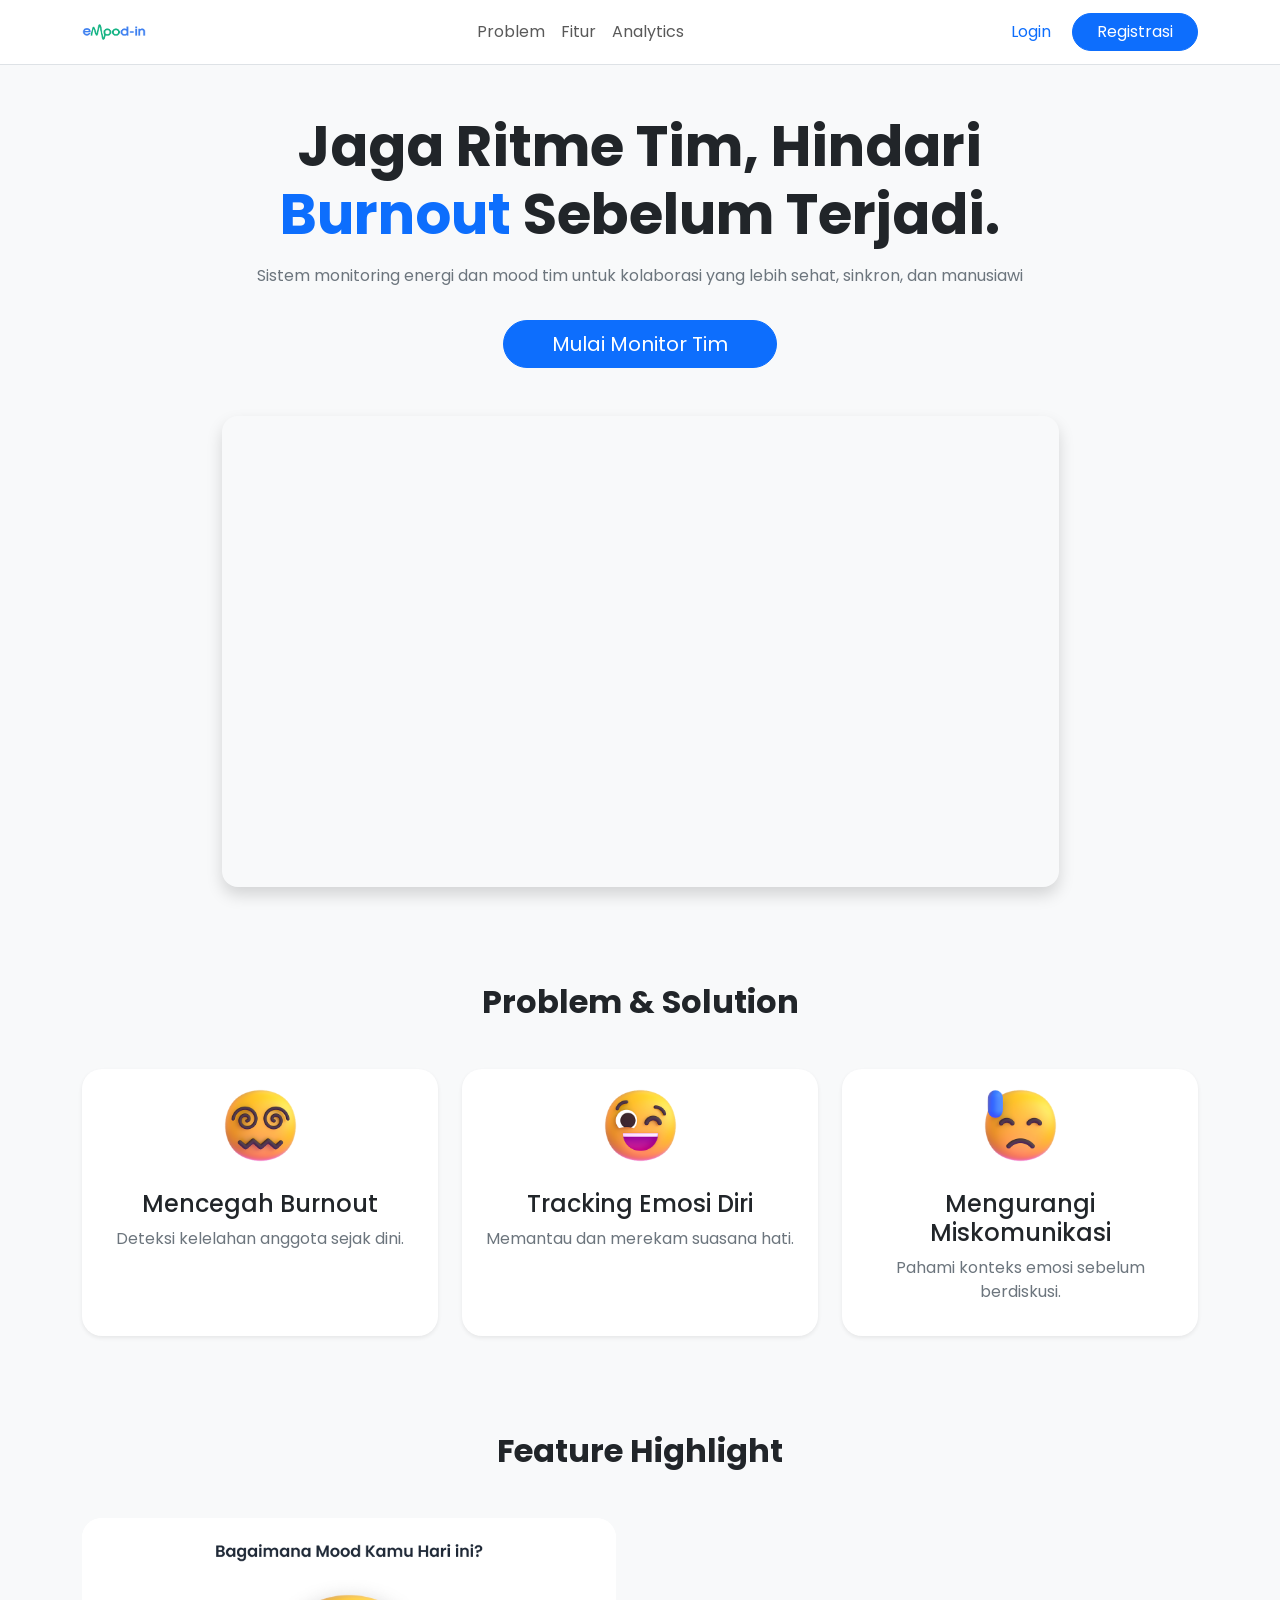
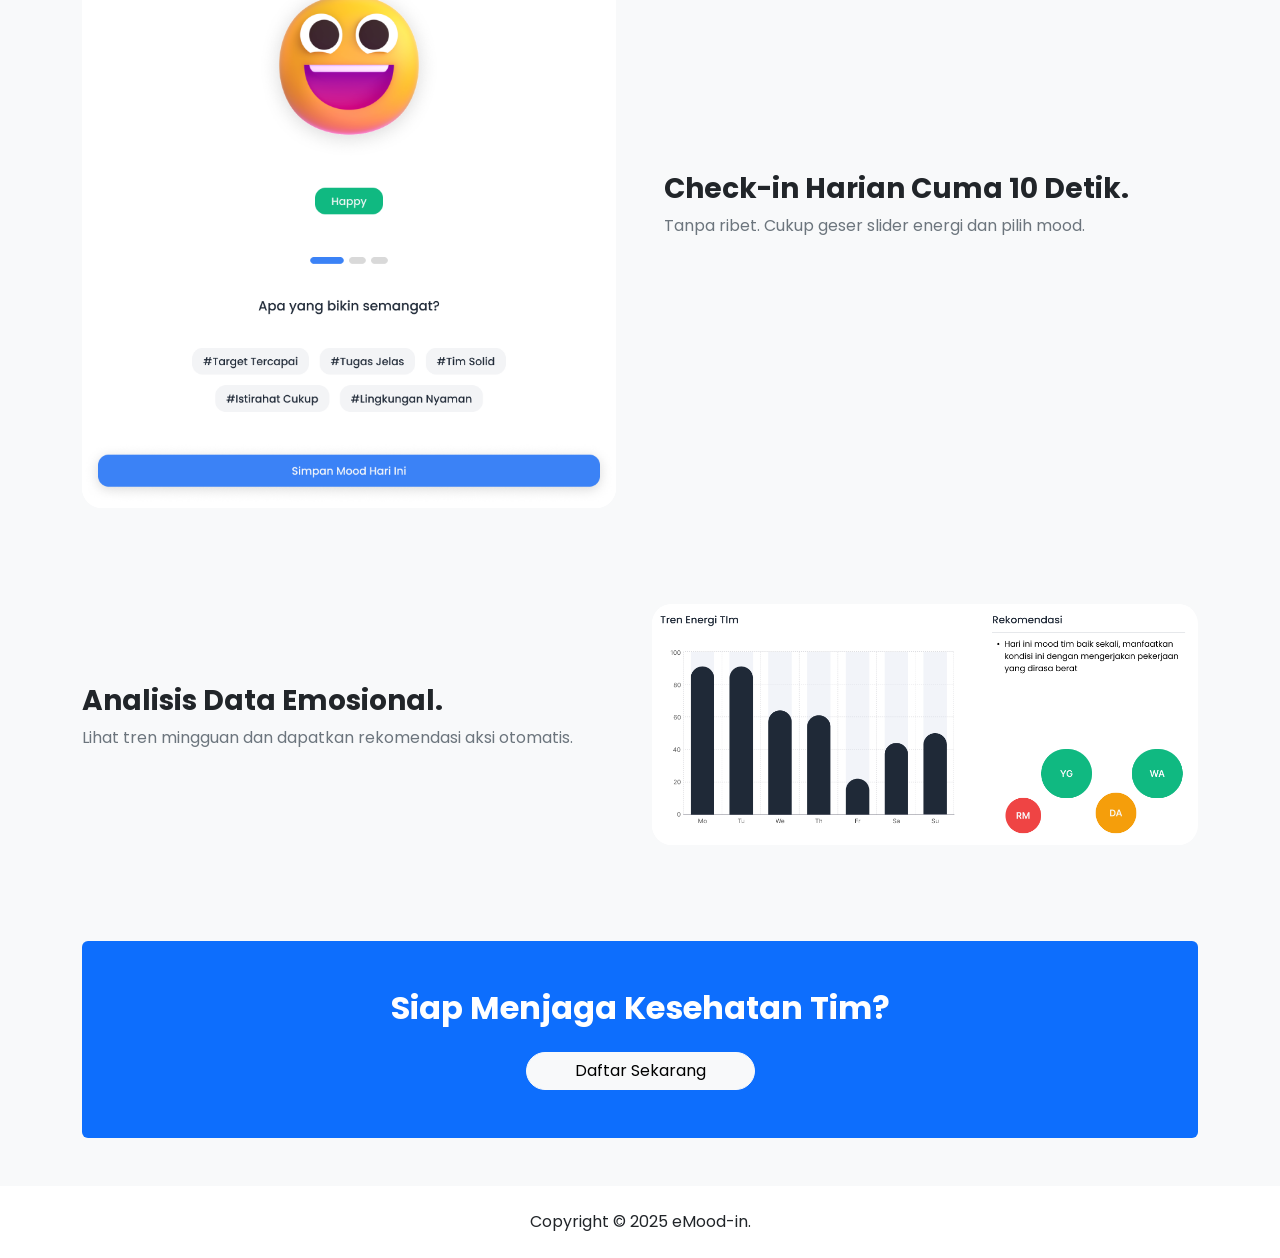
<file: index.html>
<!doctype html>
<html lang="en">
  <head>
    <meta charset="UTF-8" />
    <meta name="viewport" content="width=device-width, initial-scale=1" />
    <link
      href="https://cdn.jsdelivr.net/npm/bootstrap@5.3.3/dist/css/bootstrap.min.css"
      rel="stylesheet"
    />
    <link
      rel="shortcut icon"
      href="assets/image/emood-in persegi.png"
      type="image/x-icon"
    />
    <link rel="stylesheet" href="https://unpkg.com/aos@2.3.4/dist/aos.css" />
    <link rel="stylesheet" href="style/style.css" />

    <title>eMood-in</title>
  </head>
  <body class="bg-custom-primary">
    <!-- Navbar -->
    <nav class="navbar navbar-expand-lg bg-white border-bottom sticky-top">
      <div class="container">
        <a class="navbar-brand" href="#home">
          <img src="assets/image/logo emood-in.png" alt="logo" width="64" />
        </a>

        <button
          class="navbar-toggler"
          data-bs-toggle="collapse"
          data-bs-target="#nav"
        >
          <span class="navbar-toggler-icon"></span>
        </button>

        <div class="collapse navbar-collapse" id="nav">
          <ul class="navbar-nav mx-auto">
            <li class="nav-item">
              <a class="nav-link" href="#problem">Problem</a>
            </li>

            <li class="nav-item">
              <a class="nav-link" href="#fitur">Fitur</a>
            </li>

            <li class="nav-item">
              <a class="nav-link" href="#analytics">Analytics</a>
            </li>
          </ul>

          <div class="d-flex gap-2">
            <a href="login.html" class="btn btn-link text-decoration-none">
              Login
            </a>

            <a href="register.html" class="btn btn-primary rounded-pill px-4">
              Registrasi
            </a>
          </div>
        </div>
      </div>
    </nav>

    <!-- Hero -->
    <section id="home" class="py-5">
      <div class="container text-center">
        <h1 class="display-4 fw-bold" data-aos="fade-up">
          Jaga Ritme Tim, Hindari
          <span class="d-block">
            <span class="text-primary">Burnout</span> Sebelum Terjadi.
          </span>
        </h1>

        <p class="text-secondary mt-3" data-aos="fade-up" data-aos-delay="150">
          Sistem monitoring energi dan mood tim untuk kolaborasi yang lebih
          sehat, sinkron, dan manusiawi
        </p>

        <a
          href="register.html"
          class="btn btn-primary btn-lg rounded-pill px-5 mt-3"
          data-aos="fade-up"
          data-aos-delay="300"
        >
          Mulai Monitor Tim
        </a>

        <div
          class="mt-5 d-flex justify-content-center"
          data-aos="fade-up"
          data-aos-delay="500"
        >
          <div class="ratio ratio-16x9 w-75 rounded-4 overflow-hidden shadow">
            <iframe
              src="https://www.youtube.com/embed/4Ge7kJv4QIY"
              title="YouTube video player"
              allow="
                accelerometer;
                autoplay;
                clipboard-write;
                encrypted-media;
                gyroscope;
                picture-in-picture;
                web-share;
              "
              referrerpolicy="strict-origin-when-cross-origin"
              allowfullscreen
            >
            </iframe>
          </div>
        </div>
      </div>
    </section>

    <!-- Problem -->
    <section id="problem" class="py-5">
      <div class="container">
        <h2 class="text-center fw-bold mb-5" data-aos="fade-down">
          Problem & Solution
        </h2>

        <div class="row g-4">
          <div class="col-md-4" data-aos="fade-up">
            <div class="card h-100 border-0 shadow-sm">
              <div class="card-body text-center">
                <img
                  src="assets/emoji/burnout.png"
                  alt="Mencegah Burnout"
                  class="img-fluid mb-4 w-25"
                />
                <h4>Mencegah Burnout</h4>

                <p class="text-secondary">
                  Deteksi kelelahan anggota sejak dini.
                </p>
              </div>
            </div>
          </div>

          <div class="col-md-4" data-aos="fade-up" data-aos-delay="300">
            <div class="card h-100 border-0 shadow-sm">
              <div class="card-body text-center">
                <img
                  src="assets/emoji/tracking mood.png"
                  alt="Tracking Emosi Diri"
                  class="img-fluid mb-4 w-25"
                />
                <h4>Tracking Emosi Diri</h4>

                <p class="text-secondary">Memantau dan merekam suasana hati.</p>
              </div>
            </div>
          </div>

          <div class="col-md-4" data-aos="fade-up" data-aos-delay="300">
            <div class="card h-100 border-0 shadow-sm">
              <div class="card-body text-center">
                <img
                  src="assets/emoji/miskomunikasi.png"
                  alt="Mengurangi Miskomunikasi"
                  class="img-fluid mb-4 w-25"
                />

                <h4>Mengurangi Miskomunikasi</h4>

                <p class="text-secondary">
                  Pahami konteks emosi sebelum berdiskusi.
                </p>
              </div>
            </div>
          </div>
        </div>
      </div>
    </section>

    <!-- Feature -->

    <section id="fitur" class="py-5">
      <div class="container">
        <h2 class="text-center fw-bold mb-5" data-aos="fade-down">
          Feature Highlight
        </h2>

        <div class="row align-items-center g-5">
          <div class="col-lg-6" data-aos="fade-right">
            <img
              src="assets/image/pulse check.png"
              class="img-fluid card border-0"
            />
          </div>

          <div class="col-lg-6" data-aos="fade-left">
            <h3 class="fw-bold">Check-in Harian Cuma 10 Detik.</h3>

            <p class="text-secondary">
              Tanpa ribet. Cukup geser slider energi dan pilih mood.
            </p>
          </div>
        </div>
      </div>
    </section>

    <!-- Analytics -->

    <section id="analytics" class="py-5">
      <div class="container">
        <div class="row align-items-center">
          <div class="col-lg-6" data-aos="fade-right">
            <h3 class="fw-bold">Analisis Data Emosional.</h3>

            <p class="text-secondary">
              Lihat tren mingguan dan dapatkan rekomendasi aksi otomatis.
            </p>
          </div>

          <div class="col-lg-6" data-aos="fade-left">
            <img
              src="assets/image/dashboard.png"
              class="img-fluid card border-0"
              alt="Check-in Mood"
            />
          </div>
        </div>
      </div>
    </section>

    <!-- CTA -->

    <section class="py-5">
      <div class="container">
        <div
          class="bg-primary rounded text-center text-white p-5"
          data-aos="fade-up"
        >
          <h2 class="fw-bold">Siap Menjaga Kesehatan Tim?</h2>

          <a href="register.html" class="btn btn-light rounded-pill px-5 mt-3">
            Daftar Sekarang
          </a>
        </div>
      </div>
    </section>

    <footer class="py-4 bg-white text-center">
      Copyright © 2025 eMood-in.
    </footer>

    <script src="https://cdn.jsdelivr.net/npm/bootstrap@5.3.3/dist/js/bootstrap.bundle.min.js"></script>
    <script src="https://unpkg.com/aos@2.3.4/dist/aos.js"></script>

    <script>
      AOS.init({
        duration: 800,
        once: true,
        easing: "ease-in-out",
      });
    </script>
  </body>
</html>
</file>
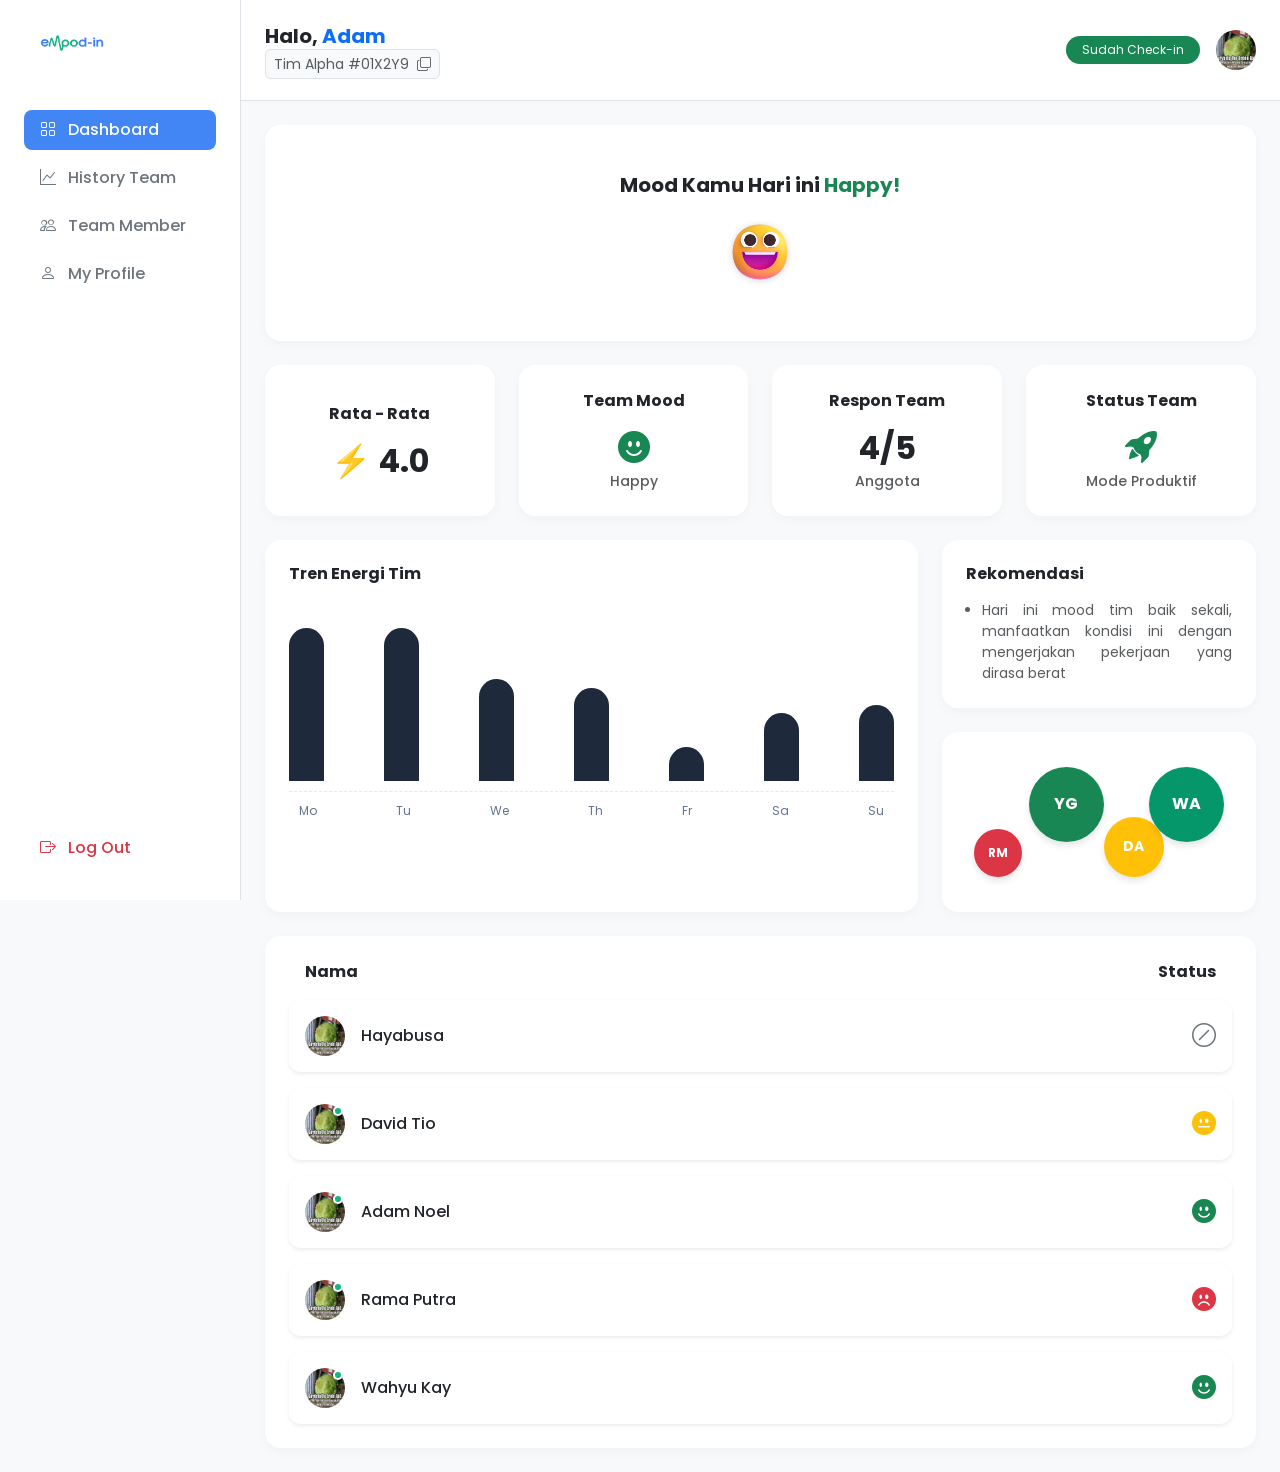
<file: dashboard.html>
<!doctype html>
<html lang="id">
  <head>
    <meta charset="UTF-8" />
    <meta name="viewport" content="width=device-width, initial-scale=1.0" />
    <title>Dashboard | eMood-in</title>
    <link
      rel="shortcut icon"
      href="assets/image/emood-in persegi.png"
      type="image/x-icon"
    />
    <link
      href="https://cdn.jsdelivr.net/npm/bootstrap@5.3.0/dist/css/bootstrap.min.css"
      rel="stylesheet"
    />
    <link
      rel="stylesheet"
      href="https://cdn.jsdelivr.net/npm/bootstrap-icons@1.11.3/font/bootstrap-icons.min.css"
    />
    <link rel="stylesheet" href="style/dashboard.css" />
  </head>
  <body class="d-flex">
    <!-- Sidebar -->
    <aside class="sidebar bg-white border-end d-flex flex-column p-4">
      <div class="d-flex align-items-center mb-5 gap-2 px-3">
        <img src="assets/image/logo emood-in.png" alt="logo" width="64" />
      </div>
      <nav class="nav flex-column flex-grow-1">
        <a class="nav-link px-3 py-2 active" href="dashboard.html"
          ><i class="bi bi-grid me-2"></i> Dashboard</a
        >
        <a class="nav-link px-3 py-2" href="history.html"
          ><i class="bi bi-graph-up me-2"></i> History Team</a
        >
        <a class="nav-link px-3 py-2" href="team-member.html"
          ><i class="bi bi-people me-2"></i> Team Member</a
        >
        <a class="nav-link px-3 py-2" href="profile.html"
          ><i class="bi bi-person me-2"></i> My Profile</a
        >
      </nav>
      <div class="mt-auto">
        <a class="nav-link text-danger px-3 py-2 logout-link" href="index.html"
          ><i class="bi bi-box-arrow-right me-2"></i> Log Out</a
        >
      </div>
    </aside>

    <!-- Main Content -->
    <main class="flex-grow-1">
      <!-- Header -->
      <header
        class="bg-white border-bottom p-4 d-flex justify-content-between align-items-center sticky-top"
      >
        <div>
          <h5 class="mb-1 fw-bold">
            Halo, <span class="text-primary">Adam</span>
          </h5>
          <small class="text-muted bg-light px-2 py-1 rounded border"
            >Tim Alpha #01X2Y9
            <i class="bi bi-copy ms-1" style="cursor: pointer"></i
          ></small>
        </div>
        <div class="d-flex align-items-center gap-3">
          <span class="badge bg-success rounded-pill px-3 py-2 fw-normal"
            >Sudah Check-in</span
          >
          <a href="profile.html">
            <img src="assets/image/suryanto.jpg" alt="User" class="avatar-sm" />
          </a>
        </div>
      </header>

      <!-- Dashboard Body -->
      <div class="p-4">
        <!-- Main Mood Display -->
        <div class="card card-custom mb-4">
          <div class="card-body text-center py-5">
            <h5 class="fw-bold text-dark mb-3">
              Mood Kamu Hari ini <span class="text-success">Happy!</span>
            </h5>
            <img
              src="assets/emoji/happy mood.png"
              alt="Happy Mood"
              width="80"
            />
          </div>
        </div>

        <!-- 4 Column Stats -->
        <div class="row g-4 mb-4">
          <div class="col-md-3">
            <div class="card card-custom h-100 stat-card">
              <p class="text-dark fw-bold mb-3">Rata - Rata</p>
              <h2 class="fw-bold mb-0">
                <span class="text-warning">⚡</span> 4.0
              </h2>
            </div>
          </div>
          <div class="col-md-3">
            <div class="card card-custom h-100 stat-card">
              <p class="text-dark fw-bold mb-3">Team Mood</p>
              <h2 class="text-success mb-1">
                <i class="bi bi-emoji-smile-fill"></i>
              </h2>
              <small class="text-muted fw-medium">Happy</small>
            </div>
          </div>
          <div class="col-md-3">
            <div class="card card-custom h-100 stat-card">
              <p class="text-dark fw-bold mb-3">Respon Team</p>
              <h2 class="fw-bold mb-1">4/5</h2>
              <small class="text-muted fw-medium">Anggota</small>
            </div>
          </div>
          <div class="col-md-3">
            <div class="card card-custom h-100 stat-card">
              <p class="text-dark fw-bold mb-3">Status Team</p>
              <h2 class="text-success mb-1">
                <i class="bi bi-rocket-takeoff-fill"></i>
              </h2>
              <small class="text-muted fw-medium">Mode Produktif</small>
            </div>
          </div>
        </div>

        <!-- Charts & Recommendations Row -->
        <div class="row g-4 mb-4">
          <!-- Trend Chart -->
          <div class="col-md-8">
            <div class="card card-custom p-4 h-100">
              <h6 class="fw-bold text-dark">Tren Energi Tim</h6>
              <div class="chart-container">
                <div class="chart-bar" style="height: 90%"></div>
                <div class="chart-bar" style="height: 90%"></div>
                <div class="chart-bar" style="height: 60%"></div>
                <div class="chart-bar" style="height: 55%"></div>
                <div class="chart-bar" style="height: 20%"></div>
                <div class="chart-bar" style="height: 40%"></div>
                <div class="chart-bar" style="height: 45%"></div>
              </div>
              <div class="chart-labels">
                <span>Mo</span><span>Tu</span><span>We</span><span>Th</span
                ><span>Fr</span><span>Sa</span><span>Su</span>
              </div>
            </div>
          </div>

          <!-- Recommendations & Bubbles -->
          <div class="col-md-4 d-flex flex-column gap-4">
            <div class="card card-custom p-4 flex-grow-1">
              <h6 class="fw-bold text-dark mb-3">Rekomendasi</h6>
              <ul
                class="text-muted small ps-3 mb-0"
                style="text-align: justify"
              >
                <li>
                  Hari ini mood tim baik sekali, manfaatkan kondisi ini dengan
                  mengerjakan pekerjaan yang dirasa berat
                </li>
              </ul>
            </div>

            <!-- Dibungkus dengan container fixed-width agar jarak selalu berdekatan persis seperti gambar -->
            <div
              class="card card-custom p-4 flex-grow-1 d-flex align-items-center justify-content-center"
              style="min-height: 180px"
            >
              <div
                class="position-relative"
                style="width: 250px; height: 110px"
              >
                <!-- Kecil (Merah) -->
                <div
                  class="bubble bubble-sm bg-danger position-absolute"
                  style="bottom: 0; left: 0"
                >
                  RM
                </div>
                <!-- Besar (Hijau Kiri) -->
                <div
                  class="bubble bubble-lg bg-success position-absolute"
                  style="top: 0; left: 55px"
                >
                  YG
                </div>
                <!-- Sedang (Kuning) -->
                <div
                  class="bubble bubble-md bg-warning position-absolute"
                  style="bottom: 0; left: 130px"
                >
                  DA
                </div>
                <!-- Besar (Hijau Kanan) -->
                <div
                  class="bubble bubble-lg position-absolute"
                  style="background-color: #059669; top: 0; right: 0"
                >
                  WA
                </div>
              </div>
            </div>
          </div>
        </div>

        <!-- Team Members List -->
        <div class="card card-custom p-4">
          <div class="d-flex justify-content-between px-3 mb-3">
            <span class="fw-bold text-dark">Nama</span>
            <span class="fw-bold text-dark">Status</span>
          </div>

          <div class="d-flex flex-column gap-3">
            <!-- Member 1 -->
            <div class="card border-0 shadow-sm" style="border-radius: 12px">
              <div
                class="card-body p-3 d-flex justify-content-between align-items-center"
              >
                <div class="d-flex align-items-center gap-3">
                  <img
                    src="assets/image/suryanto.jpg"
                    width="40"
                    height="40"
                    class="rounded-circle"
                  />
                  <span class="fw-medium text-dark">Hayabusa</span>
                </div>
                <i class="bi bi-slash-circle fs-4 text-secondary"></i>
              </div>
            </div>

            <!-- Member 2 -->
            <div class="card border-0 shadow-sm" style="border-radius: 12px">
              <div
                class="card-body p-3 d-flex justify-content-between align-items-center"
              >
                <div class="d-flex align-items-center gap-3">
                  <div class="position-relative">
                    <img
                      src="assets/image/suryanto.jpg"
                      width="40"
                      height="40"
                      class="rounded-circle"
                    />
                    <span class="status-dot"></span>
                  </div>
                  <span class="fw-medium text-dark">David Tio</span>
                </div>
                <i class="bi bi-emoji-neutral-fill fs-4 text-warning"></i>
              </div>
            </div>

            <!-- Member 3 -->
            <div class="card border-0 shadow-sm" style="border-radius: 12px">
              <div
                class="card-body p-3 d-flex justify-content-between align-items-center"
              >
                <div class="d-flex align-items-center gap-3">
                  <div class="position-relative">
                    <img
                      src="assets/image/suryanto.jpg"
                      width="40"
                      height="40"
                      class="rounded-circle"
                    />
                    <span class="status-dot"></span>
                  </div>
                  <span class="fw-medium text-dark">Adam Noel</span>
                </div>
                <i class="bi bi-emoji-smile-fill fs-4 text-success"></i>
              </div>
            </div>

            <!-- Member 4 -->
            <div class="card border-0 shadow-sm" style="border-radius: 12px">
              <div
                class="card-body p-3 d-flex justify-content-between align-items-center"
              >
                <div class="d-flex align-items-center gap-3">
                  <div class="position-relative">
                    <img
                      src="assets/image/suryanto.jpg"
                      width="40"
                      height="40"
                      class="rounded-circle"
                    />
                    <span class="status-dot"></span>
                  </div>
                  <span class="fw-medium text-dark">Rama Putra</span>
                </div>
                <i class="bi bi-emoji-frown-fill fs-4 text-danger"></i>
              </div>
            </div>

            <!-- Member 5 -->
            <div class="card border-0 shadow-sm" style="border-radius: 12px">
              <div
                class="card-body p-3 d-flex justify-content-between align-items-center"
              >
                <div class="d-flex align-items-center gap-3">
                  <div class="position-relative">
                    <img
                      src="assets/image/suryanto.jpg"
                      width="40"
                      height="40"
                      class="rounded-circle"
                    />
                    <span class="status-dot"></span>
                  </div>
                  <span class="fw-medium text-dark">Wahyu Kay</span>
                </div>
                <i class="bi bi-emoji-smile-fill fs-4 text-success"></i>
              </div>
            </div>
          </div>
        </div>
      </div>
    </main>

    <div
      class="modal fade"
      id="moodModal"
      tabindex="-1"
      aria-labelledby="moodModalLabel"
      aria-hidden="true"
    >
      <div class="modal-dialog modal-dialog-centered">
        <div class="modal-content border-0 shadow">
          <div class="modal-header border-0">
            <button
              type="button"
              class="btn-close"
              data-bs-dismiss="modal"
              aria-label="Close"
            ></button>
          </div>
          <div class="modal-body text-center">
            <div class="mb-3">
              <img
                id="moodModalImage"
                src="assets/emoji/happy mood.png"
                alt="Mood happy"
                width="120"
                class="mx-auto d-block"
              />
            </div>
            <h5 class="modal-title fw-bold" id="moodModalLabel">
              Mood tersimpan
            </h5>
            <p class="mb-0" id="moodModalText">Mood kamu berhasil dicatat.</p>
          </div>
          <div class="modal-footer border-0 justify-content-center">
            <button
              type="button"
              class="btn btn-primary"
              data-bs-dismiss="modal"
            >
              Lihat Dashboard
            </button>
          </div>
        </div>
      </div>
    </div>

    <!-- Bootstrap 5 JS -->
    <script src="https://cdn.jsdelivr.net/npm/bootstrap@5.3.0/dist/js/bootstrap.bundle.min.js"></script>
    <script>
      document.addEventListener("DOMContentLoaded", () => {
        const shouldShowModal = localStorage.getItem("moodSaved") === "true";

        if (shouldShowModal) {
          const mood = localStorage.getItem("lastMood") || "happy";
          const moodLabel =
            {
              happy: "Happy",
              neutral: "Neutral",
              stress: "Stress",
            }[mood] || "Happy";
          const message =
            localStorage.getItem("lastMoodMessage") ||
            "Mood kamu berhasil dicatat.";

          const title = document.getElementById("moodModalLabel");
          const text = document.getElementById("moodModalText");
          const image = document.getElementById("moodModalImage");

          text.textContent = `${message} (${moodLabel})`;

          const moodImages = {
            happy: "assets/emoji/happy mood.png",
            neutral: "assets/emoji/netral mood.png",
            stress: "assets/emoji/bad mood.png",
          };

          image.src = moodImages[mood] || "assets/emoji/happy mood.png";
          image.alt = `Mood ${moodLabel}`;

          const modal = new bootstrap.Modal(
            document.getElementById("moodModal"),
          );
          modal.show();
        }

        localStorage.removeItem("moodSaved");
        localStorage.removeItem("lastMood");
        localStorage.removeItem("lastMoodMessage");
        localStorage.removeItem("lastMoodTags");

        document.querySelectorAll(".logout-link").forEach((link) => {
          link.addEventListener("click", (event) => {
            if (!confirm("Anda yakin ingin logout?")) {
              event.preventDefault();
            }
          });
        });
      });
    </script>
  </body>
</html>
</file>
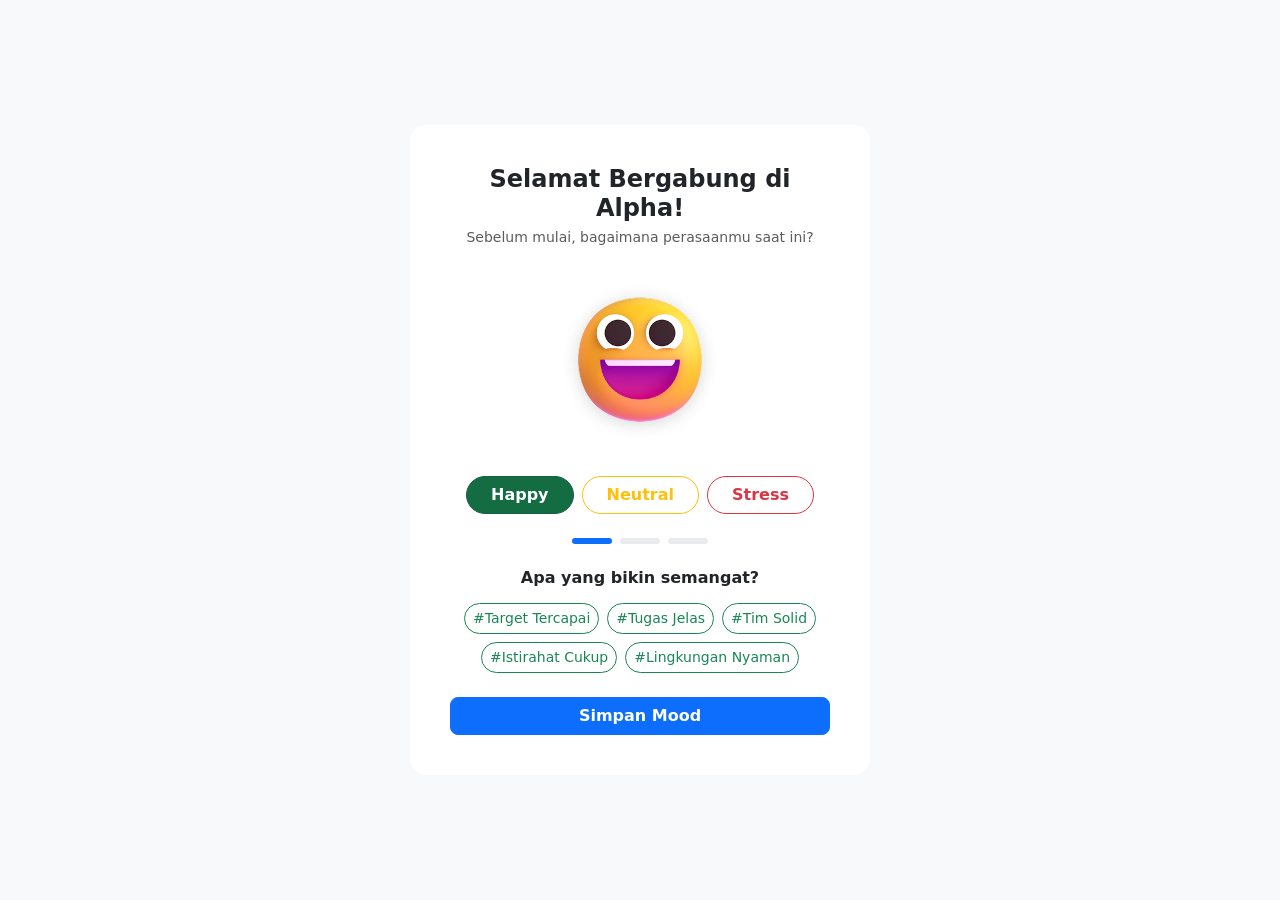
<file: first-pulse.html>
<!doctype html>
<html lang="id">
  <head>
    <meta charset="UTF-8" />
    <meta name="viewport" content="width=device-width, initial-scale=1.0" />
    <title>Pulse — Mood Check-in</title>
    <link
      rel="shortcut icon"
      href="assets/image/emood-in persegi.png"
      type="image/x-icon"
    />
    <link
      href="https://cdnjs.cloudflare.com/ajax/libs/twitter-bootstrap/5.3.3/css/bootstrap.min.css"
      rel="stylesheet"
    />
  </head>
  <body
    class="bg-light d-flex align-items-center justify-content-center min-vh-100 p-3"
  >
    <div
      class="card shadow-md rounded-4 border-0 p-4"
      style="max-width: 460px; width: 100%"
    >
      <div class="card-body">
        <div class="text-center mb-3">
          <h4 class="fw-bold mb-1">Selamat Bergabung di Alpha!</h4>
          <p class="text-muted small mb-0">
            Sebelum mulai, bagaimana perasaanmu saat ini?
          </p>
        </div>

        <!-- Face -->
        <div class="text-center my-4">
          <img
            id="faceEmoji"
            class="img-fluid mx-auto d-block"
            style="max-width: 180px"
            src="assets/emoji/happy mood.png"
            alt="Mood happy"
          />
        </div>

        <!-- Mood picker -->
        <div class="d-flex justify-content-center gap-2 mb-4">
          <button
            type="button"
            class="btn btn-success rounded-pill px-4 fw-semibold active"
            id="btnHappy"
            onclick="setMood('happy')"
          >
            Happy
          </button>
          <button
            type="button"
            class="btn btn-outline-warning rounded-pill px-4 fw-semibold"
            id="btnNeutral"
            onclick="setMood('neutral')"
          >
            Neutral
          </button>
          <button
            type="button"
            class="btn btn-outline-danger rounded-pill px-4 fw-semibold"
            id="btnStress"
            onclick="setMood('stress')"
          >
            Stress
          </button>
        </div>

        <!-- Progress dots -->
        <div class="d-flex justify-content-center gap-2 mb-4">
          <div class="progress rounded-pill" style="height: 6px; width: 40px">
            <div
              class="progress-bar bg-primary"
              id="dot0"
              style="width: 100%"
            ></div>
          </div>
          <div class="progress rounded-pill" style="height: 6px; width: 40px">
            <div
              class="progress-bar bg-secondary"
              id="dot1"
              style="width: 0%"
            ></div>
          </div>
          <div class="progress rounded-pill" style="height: 6px; width: 40px">
            <div
              class="progress-bar bg-secondary"
              id="dot2"
              style="width: 0%"
            ></div>
          </div>
        </div>

        <h6 class="fw-semibold text-center mb-3" id="question">
          Apa yang bikin semangat?
        </h6>

        <div
          class="d-flex flex-wrap justify-content-center gap-2 mb-4"
          id="tagGrid"
        ></div>

        <button
          type="button"
          class="btn btn-primary w-100 rounded-3 fw-semibold"
          onclick="saveMood()"
        >
          Simpan Mood
        </button>
      </div>
    </div>

    <!-- Toast -->
    <div
      class="toast-container position-fixed bottom-0 start-50 translate-middle-x p-3"
    >
      <div
        id="saveToast"
        class="toast align-items-center text-bg-dark border-0"
        role="alert"
      >
        <div class="d-flex">
          <div class="toast-body" id="toastBody">Mood disimpan</div>
          <button
            type="button"
            class="btn-close btn-close-white me-2 m-auto"
            data-bs-dismiss="toast"
          ></button>
        </div>
      </div>
    </div>

    <script src="https://cdnjs.cloudflare.com/ajax/libs/twitter-bootstrap/5.3.3/js/bootstrap.bundle.min.js"></script>
    <script>
      const data = {
        happy: {
          image: "assets/emoji/happy mood.png",
          question: "Apa yang bikin semangat?",
          tags: [
            "#Target Tercapai",
            "#Tugas Jelas",
            "#Tim Solid",
            "#Istirahat Cukup",
            "#Lingkungan Nyaman",
          ],
          tagOutline: "btn-outline-success",
        },
        neutral: {
          image: "assets/emoji/netral mood.png",
          question: "Bagaimana situasimu?",
          tags: [
            "#Rutinitas",
            "#Menunggu Review",
            "#Butuh Tantangan",
            "#Observasi",
          ],
          tagOutline: "btn-outline-warning",
        },
        stress: {
          image: "assets/emoji/bad mood.png",
          question: "Apa hambatan utamamu?",
          tags: [
            "#Beban Kerja",
            "#Deadline Mepet",
            "#Masalah Teknis",
            "#Kurang Tidur",
            "#Masalah Pribadi",
            "#Miskomunikasi",
          ],
          tagOutline: "btn-outline-danger",
        },
      };

      const moodButtons = {
        happy: {
          id: "btnHappy",
          solid: "btn-success",
          outline: "btn-outline-success",
        },
        neutral: {
          id: "btnNeutral",
          solid: "btn-warning",
          outline: "btn-outline-warning",
        },
        stress: {
          id: "btnStress",
          solid: "btn-danger",
          outline: "btn-outline-danger",
        },
      };

      const dotIndex = { happy: 0, neutral: 1, stress: 2 };
      let currentMood = "happy";
      let selectedTags = new Set();

      function renderTags(mood) {
        const grid = document.getElementById("tagGrid");
        grid.innerHTML = "";
        selectedTags = new Set();
        data[mood].tags.forEach((tag) => {
          const btn = document.createElement("button");
          btn.type = "button";
          btn.className = `btn btn-sm ${data[mood].tagOutline} rounded-pill`;
          btn.textContent = tag;
          btn.onclick = () => {
            btn.classList.toggle("active");
            if (btn.classList.contains("active")) selectedTags.add(tag);
            else selectedTags.delete(tag);
          };
          grid.appendChild(btn);
        });
      }

      function saveMood() {
        localStorage.setItem("moodSaved", "true");
        localStorage.setItem("lastMood", currentMood);
        localStorage.setItem("lastMoodMessage", "Mood berhasil disimpan!");
        localStorage.setItem("lastMoodTags", JSON.stringify([...selectedTags]));
        window.location.href = "dashboard.html";
      }

      function setMood(mood) {
        currentMood = mood;

        // mood buttons
        Object.keys(moodButtons).forEach((m) => {
          const btn = document.getElementById(moodButtons[m].id);
          btn.classList.remove(
            moodButtons[m].solid,
            moodButtons[m].outline,
            "active",
          );
          btn.classList.add(
            m === mood ? moodButtons[m].solid : moodButtons[m].outline,
          );
          if (m === mood) btn.classList.add("active");
        });

        // face
        const face = document.getElementById("faceEmoji");
        face.src = data[mood].image;
        face.alt = `Mood ${mood}`;

        // dots
        [0, 1, 2].forEach((i) => {
          const dot = document.getElementById("dot" + i);
          dot.style.width = i === dotIndex[mood] ? "100%" : "0%";
          dot.className = `progress-bar ${i === dotIndex[mood] ? "bg-primary" : "bg-secondary"}`;
        });

        document.getElementById("question").textContent = data[mood].question;
        renderTags(mood);
      }

      renderTags("happy");
    </script>
  </body>
</html>
</file>
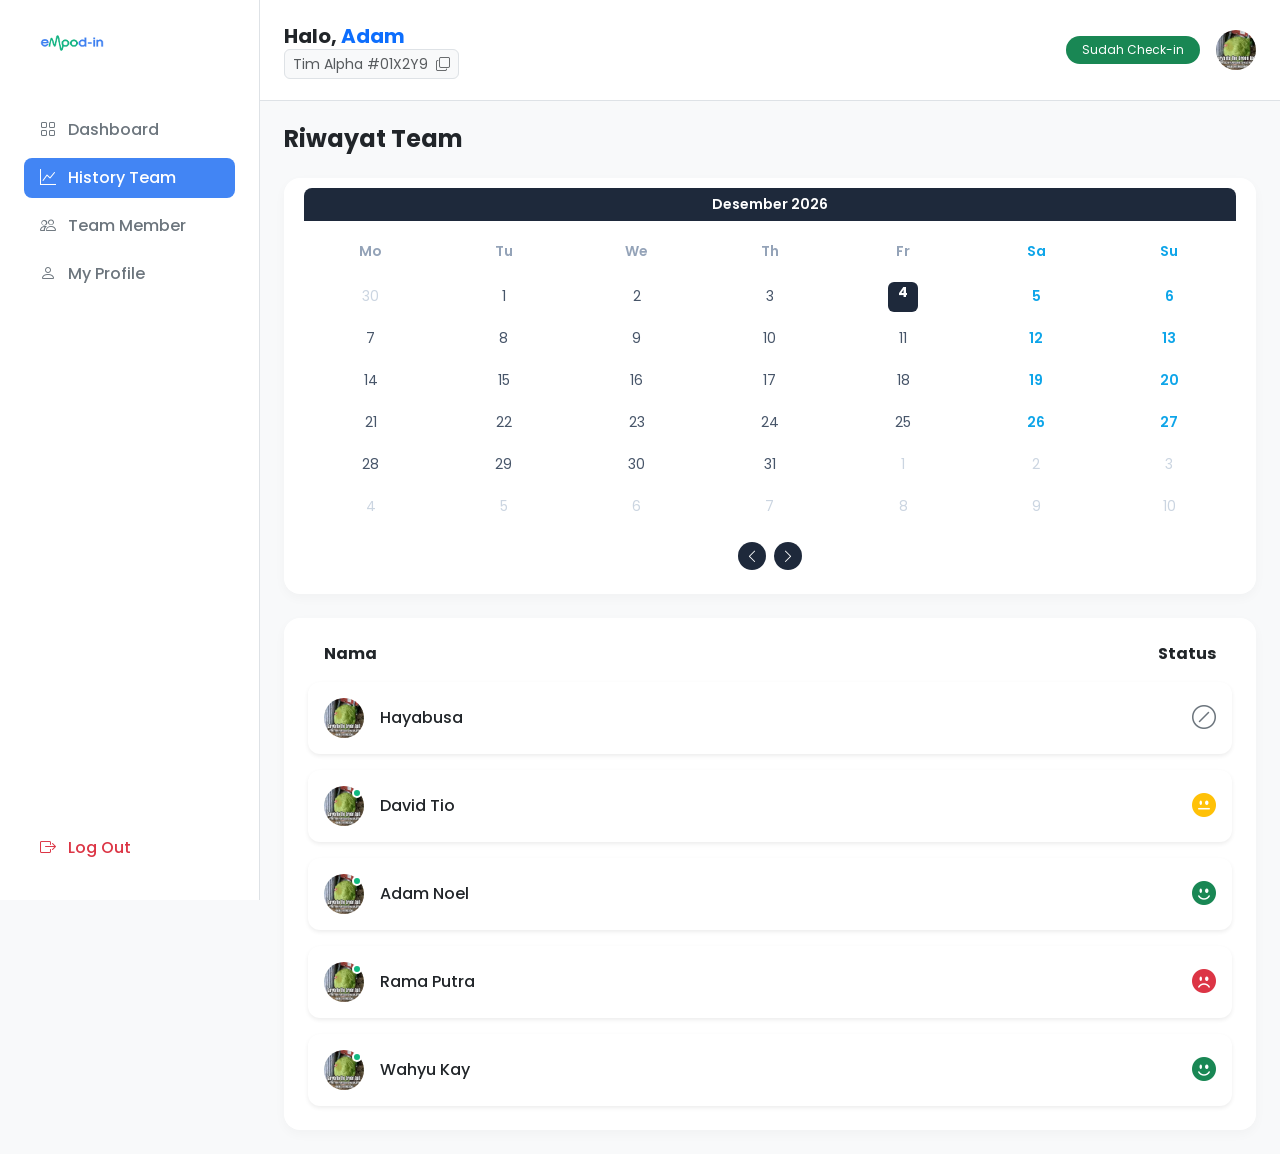
<file: history.html>
<!doctype html>
<html lang="id">
  <head>
    <meta charset="UTF-8" />
    <meta name="viewport" content="width=device-width, initial-scale=1.0" />
    <title>History Team | eMood-in</title>
    <link
      rel="shortcut icon"
      href="assets/image/emood-in persegi.png"
      type="image/x-icon"
    />
    <link
      href="https://cdn.jsdelivr.net/npm/bootstrap@5.3.0/dist/css/bootstrap.min.css"
      rel="stylesheet"
    />
    <link
      rel="stylesheet"
      href="https://cdn.jsdelivr.net/npm/bootstrap-icons@1.11.3/font/bootstrap-icons.min.css"
    />
    <link rel="stylesheet" href="style/history.css" />
  </head>
  <body class="d-flex">
    <!-- Sidebar -->
    <aside class="sidebar bg-white border-end d-flex flex-column p-4">
      <div class="d-flex align-items-center mb-5 gap-2 px-3">
        <img src="assets/image/logo emood-in.png" alt="logo" width="64" />
      </div>
      <nav class="nav flex-column flex-grow-1">
        <a class="nav-link px-3 py-2" href="dashboard.html"
          ><i class="bi bi-grid me-2"></i> Dashboard</a
        >
        <a class="nav-link px-3 py-2 active" href="history.html"
          ><i class="bi bi-graph-up me-2"></i> History Team</a
        >
        <a class="nav-link px-3 py-2" href="team-member.html"
          ><i class="bi bi-people me-2"></i> Team Member</a
        >
        <a class="nav-link px-3 py-2" href="profile.html"
          ><i class="bi bi-person me-2"></i> My Profile</a
        >
      </nav>
      <div class="mt-auto">
        <a class="nav-link text-danger px-3 py-2 logout-link" href="index.html"
          ><i class="bi bi-box-arrow-right me-2"></i> Log Out</a
        >
      </div>
    </aside>

    <!-- Main Content -->
    <main class="flex-grow-1">
      <!-- Header -->
      <header
        class="bg-white border-bottom p-4 d-flex justify-content-between align-items-center sticky-top"
      >
        <div>
          <h5 class="mb-1 fw-bold">
            Halo, <span class="text-primary">Adam</span>
          </h5>
          <small class="text-muted bg-light px-2 py-1 rounded border">
            <span class="team-code">Tim Alpha #01X2Y9</span>
            <i
              class="bi bi-copy ms-1 copy-icon"
              style="cursor: pointer"
              title="Salin kode tim"
            ></i>
          </small>
        </div>
        <div class="d-flex align-items-center gap-3">
          <span class="badge bg-success rounded-pill px-3 py-2 fw-normal"
            >Sudah Check-in</span
          >
          <a href="profile.html">
            <img src="assets/image/suryanto.jpg" alt="User" class="avatar-sm" />
          </a>
        </div>
      </header>

      <!-- Body Content -->
      <div class="p-4">
        <h4 class="fw-bold mb-4">Riwayat Team</h4>

        <!-- Calendar Container -->
        <div class="card card-custom mb-4 pb-3">
          <div class="calendar-header-bar" id="calendar-month-year">
            Bulan Tahun
          </div>

          <div class="calendar-grid" id="calendar-grid">
            <!-- Javascript akan mengisi grid disini -->
          </div>

          <div class="d-flex justify-content-center gap-2 calendar-nav mb-2">
            <i class="bi bi-chevron-left" id="prev-month"></i>
            <i class="bi bi-chevron-right" id="next-month"></i>
          </div>
        </div>

        <!-- Team Members List -->
        <div class="card card-custom p-4">
          <div class="d-flex justify-content-between px-3 mb-3">
            <span class="fw-bold text-dark">Nama</span>
            <span class="fw-bold text-dark">Status</span>
          </div>

          <div class="d-flex flex-column gap-3">
            <div class="card border-0 shadow-sm" style="border-radius: 12px">
              <div
                class="card-body p-3 d-flex justify-content-between align-items-center"
              >
                <div class="d-flex align-items-center gap-3">
                  <img
                    src="assets/image/suryanto.jpg"
                    width="40"
                    height="40"
                    class="rounded-circle"
                  />
                  <span class="fw-medium text-dark">Hayabusa</span>
                </div>
                <i class="bi bi-slash-circle fs-4 text-secondary"></i>
              </div>
            </div>

            <div class="card border-0 shadow-sm" style="border-radius: 12px">
              <div
                class="card-body p-3 d-flex justify-content-between align-items-center"
              >
                <div class="d-flex align-items-center gap-3">
                  <div class="position-relative">
                    <img
                      src="assets/image/suryanto.jpg"
                      width="40"
                      height="40"
                      class="rounded-circle"
                    />
                    <span class="status-dot"></span>
                  </div>
                  <span class="fw-medium text-dark">David Tio</span>
                </div>
                <i class="bi bi-emoji-neutral-fill fs-4 text-warning"></i>
              </div>
            </div>

            <div class="card border-0 shadow-sm" style="border-radius: 12px">
              <div
                class="card-body p-3 d-flex justify-content-between align-items-center"
              >
                <div class="d-flex align-items-center gap-3">
                  <div class="position-relative">
                    <img
                      src="assets/image/suryanto.jpg"
                      width="40"
                      height="40"
                      class="rounded-circle"
                    />
                    <span class="status-dot"></span>
                  </div>
                  <span class="fw-medium text-dark">Adam Noel</span>
                </div>
                <i class="bi bi-emoji-smile-fill fs-4 text-success"></i>
              </div>
            </div>

            <div class="card border-0 shadow-sm" style="border-radius: 12px">
              <div
                class="card-body p-3 d-flex justify-content-between align-items-center"
              >
                <div class="d-flex align-items-center gap-3">
                  <div class="position-relative">
                    <img
                      src="assets/image/suryanto.jpg"
                      width="40"
                      height="40"
                      class="rounded-circle"
                    />
                    <span class="status-dot"></span>
                  </div>
                  <span class="fw-medium text-dark">Rama Putra</span>
                </div>
                <i class="bi bi-emoji-frown-fill fs-4 text-danger"></i>
              </div>
            </div>

            <div class="card border-0 shadow-sm" style="border-radius: 12px">
              <div
                class="card-body p-3 d-flex justify-content-between align-items-center"
              >
                <div class="d-flex align-items-center gap-3">
                  <div class="position-relative">
                    <img
                      src="assets/image/suryanto.jpg"
                      width="40"
                      height="40"
                      class="rounded-circle"
                    />
                    <span class="status-dot"></span>
                  </div>
                  <span class="fw-medium text-dark">Wahyu Kay</span>
                </div>
                <i class="bi bi-emoji-smile-fill fs-4 text-success"></i>
              </div>
            </div>
          </div>
        </div>
      </div>
    </main>

    <!-- Bootstrap 5 JS -->
    <script src="https://cdn.jsdelivr.net/npm/bootstrap@5.3.0/dist/js/bootstrap.bundle.min.js"></script>

    <!-- Kalender Dinamis JS -->
    <script>
      const monthNames = [
        "Januari",
        "Februari",
        "Maret",
        "April",
        "Mei",
        "Juni",
        "Juli",
        "Agustus",
        "September",
        "Oktober",
        "November",
        "Desember",
      ];

      let currentDate = new Date();
      let currentMonth = currentDate.getMonth();
      let currentYear = currentDate.getFullYear();

      const calendarGrid = document.getElementById("calendar-grid");
      const monthYearText = document.getElementById("calendar-month-year");

      function renderCalendar() {
        let htmlContent = `
                <div class="calendar-day-name">Mo</div>
                <div class="calendar-day-name">Tu</div>
                <div class="calendar-day-name">We</div>
                <div class="calendar-day-name">Th</div>
                <div class="calendar-day-name">Fr</div>
                <div class="calendar-day-name day-weekend">Sa</div>
                <div class="calendar-day-name day-weekend">Su</div>
            `;

        let firstDay = new Date(currentYear, currentMonth, 1).getDay();
        let startDay = firstDay === 0 ? 6 : firstDay - 1;

        const daysInMonth = new Date(
          currentYear,
          currentMonth + 1,
          0,
        ).getDate();
        const daysInPrevMonth = new Date(
          currentYear,
          currentMonth,
          0,
        ).getDate();

        for (let i = startDay; i > 0; i--) {
          htmlContent += `<div class="day-item day-other-month">${daysInPrevMonth - i + 1}</div>`;
        }

        for (let i = 1; i <= daysInMonth; i++) {
          let isToday =
            i === new Date().getDate() &&
            currentMonth === new Date().getMonth() &&
            currentYear === new Date().getFullYear();
          let dayOfWeek = new Date(currentYear, currentMonth, i).getDay();
          let isWeekend = dayOfWeek === 0 || dayOfWeek === 6;

          let classNames = "day-item";
          if (isWeekend) classNames += " day-weekend";

          if (isToday) {
            htmlContent += `<div class="day-item"><div class="day-active">${i}</div></div>`;
          } else {
            htmlContent += `<div class="${classNames}">${i}</div>`;
          }
        }

        let totalCellsFilled = startDay + daysInMonth;
        let remainingCells = 42 - totalCellsFilled;

        for (let i = 1; i <= remainingCells; i++) {
          htmlContent += `<div class="day-item day-other-month">${i}</div>`;
        }

        calendarGrid.innerHTML = htmlContent;
        monthYearText.innerText = `${monthNames[currentMonth]} ${currentYear}`;
      }

      renderCalendar();

      document.getElementById("prev-month").addEventListener("click", () => {
        currentMonth--;
        if (currentMonth < 0) {
          currentMonth = 11;
          currentYear--;
        }
        renderCalendar();
      });

      document.getElementById("next-month").addEventListener("click", () => {
        currentMonth++;
        if (currentMonth > 11) {
          currentMonth = 0;
          currentYear++;
        }
        renderCalendar();
      });

      document.querySelectorAll(".logout-link").forEach((link) => {
        link.addEventListener("click", (event) => {
          if (!confirm("Anda yakin ingin logout?")) {
            event.preventDefault();
          }
        });
      });
    </script>
  </body>
</html>
</file>
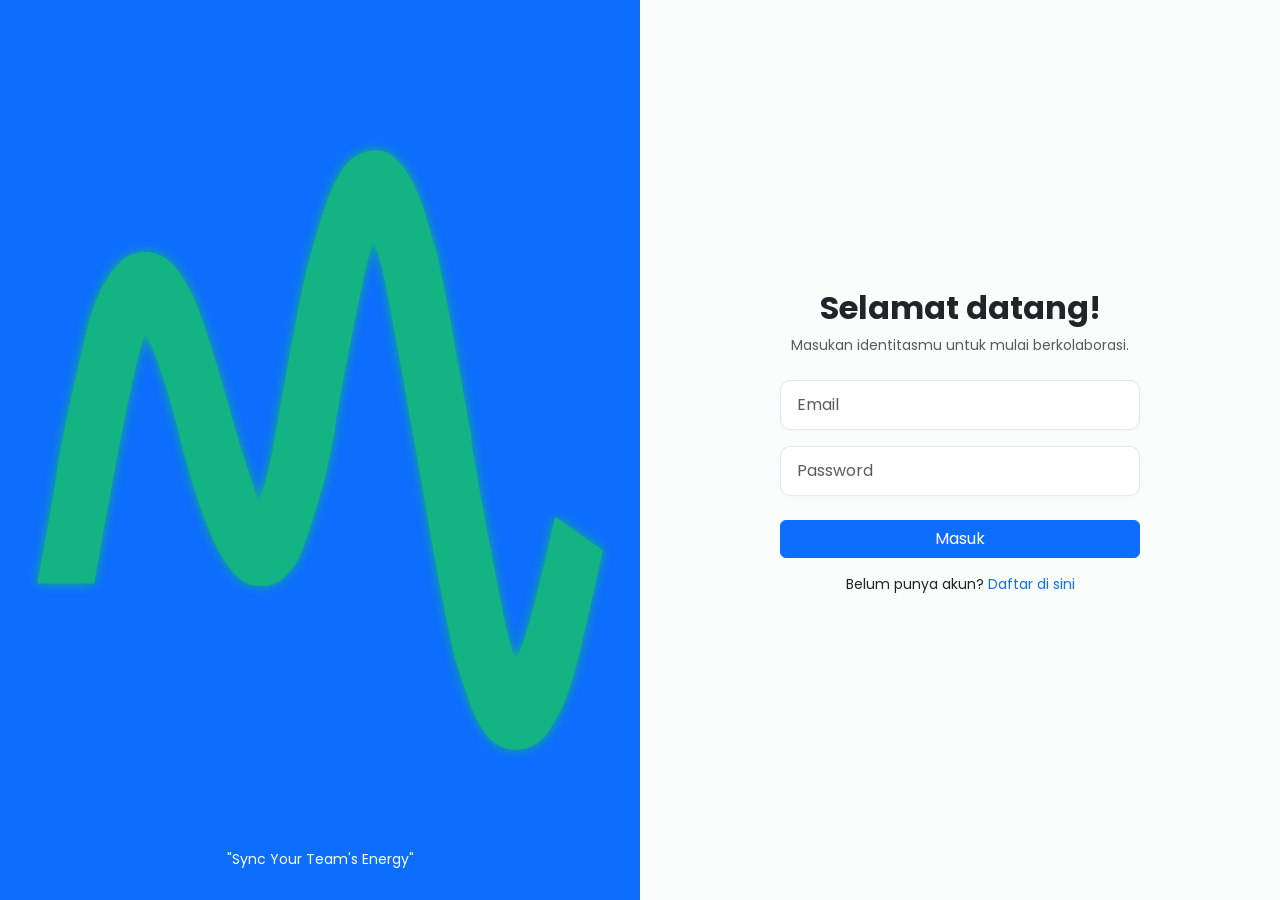
<file: login.html>
<!doctype html>
<html lang="id">
  <head>
    <meta charset="UTF-8" />
    <meta name="viewport" content="width=device-width, initial-scale=1.0" />
    <title>Pulse Project - Login</title>
    <link
      rel="shortcut icon"
      href="assets/image/emood-in persegi.png"
      type="image/x-icon"
    />
    <link
      href="https://cdn.jsdelivr.net/npm/bootstrap@5.3.0/dist/css/bootstrap.min.css"
      rel="stylesheet"
    />
    <link
      href="https://fonts.googleapis.com/css2?family=Poppins:wght@400;500;600;700&display=swap"
      rel="stylesheet"
    />
    <style>
      body {
        font-family: "Poppins", sans-serif;
      }
      .form-control-custom {
        background-color: #ffffff;
        border: 1px solid #e2e8f0;
        border-radius: 10px;
        padding: 12px 16px;
        box-shadow: 0 2px 4px rgba(0, 0, 0, 0.02);
      }
      .form-control-custom:focus {
        border-color: #4382ff;
        box-shadow: 0 0 0 0.2rem rgba(67, 130, 255, 0.25);
        outline: none;
      }
      .left-side {
        position: relative;
        overflow: hidden;
      }
      .footer-text {
        position: absolute;
        bottom: 30px;
        width: 100%;
        text-align: center;
        color: white;
        font-size: 14px;
      }
    </style>
  </head>
  <body>
    <div class="container-fluid p-0">
      <div class="row g-0 vh-100">
        <div
          class="col-md-6 bg-primary d-none d-md-flex align-items-center justify-content-center left-side"
        >
          <img
            src="assets/image/emood-in blur.png"
            alt="Logo emood-in"
            class="w-100"
          />
          <div class="footer-text">"Sync Your Team's Energy"</div>
        </div>

        <div
          class="col-md-6 d-flex flex-column align-items-center justify-content-center bg-light bg-opacity-50"
        >
          <div class="w-100" style="max-width: 400px; padding: 20px">
            <div class="text-center mb-4">
              <h2 class="fw-bold">Selamat datang!</h2>
              <p class="text-muted small">
                Masukan identitasmu untuk mulai berkolaborasi.
              </p>
            </div>

            <form
              onsubmit="
                event.preventDefault();
                window.open('dashboard.html', '_self');
              "
            >
              <div class="mb-3">
                <input
                  type="email"
                  class="form-control form-control-custom"
                  placeholder="Email"
                  required
                />
              </div>
              <div class="mb-4">
                <input
                  type="password"
                  class="form-control form-control-custom"
                  placeholder="Password"
                  required
                />
              </div>
              <button type="submit" class="btn btn-primary w-100">Masuk</button>
            </form>

            <div class="text-center mt-3">
              <p class="small">
                Belum punya akun?
                <a
                  href="register.html"
                  class="text-primary text-decoration-none"
                  >Daftar di sini</a
                >
              </p>
            </div>
          </div>
        </div>
      </div>
    </div>
  </body>
</html>
</file>
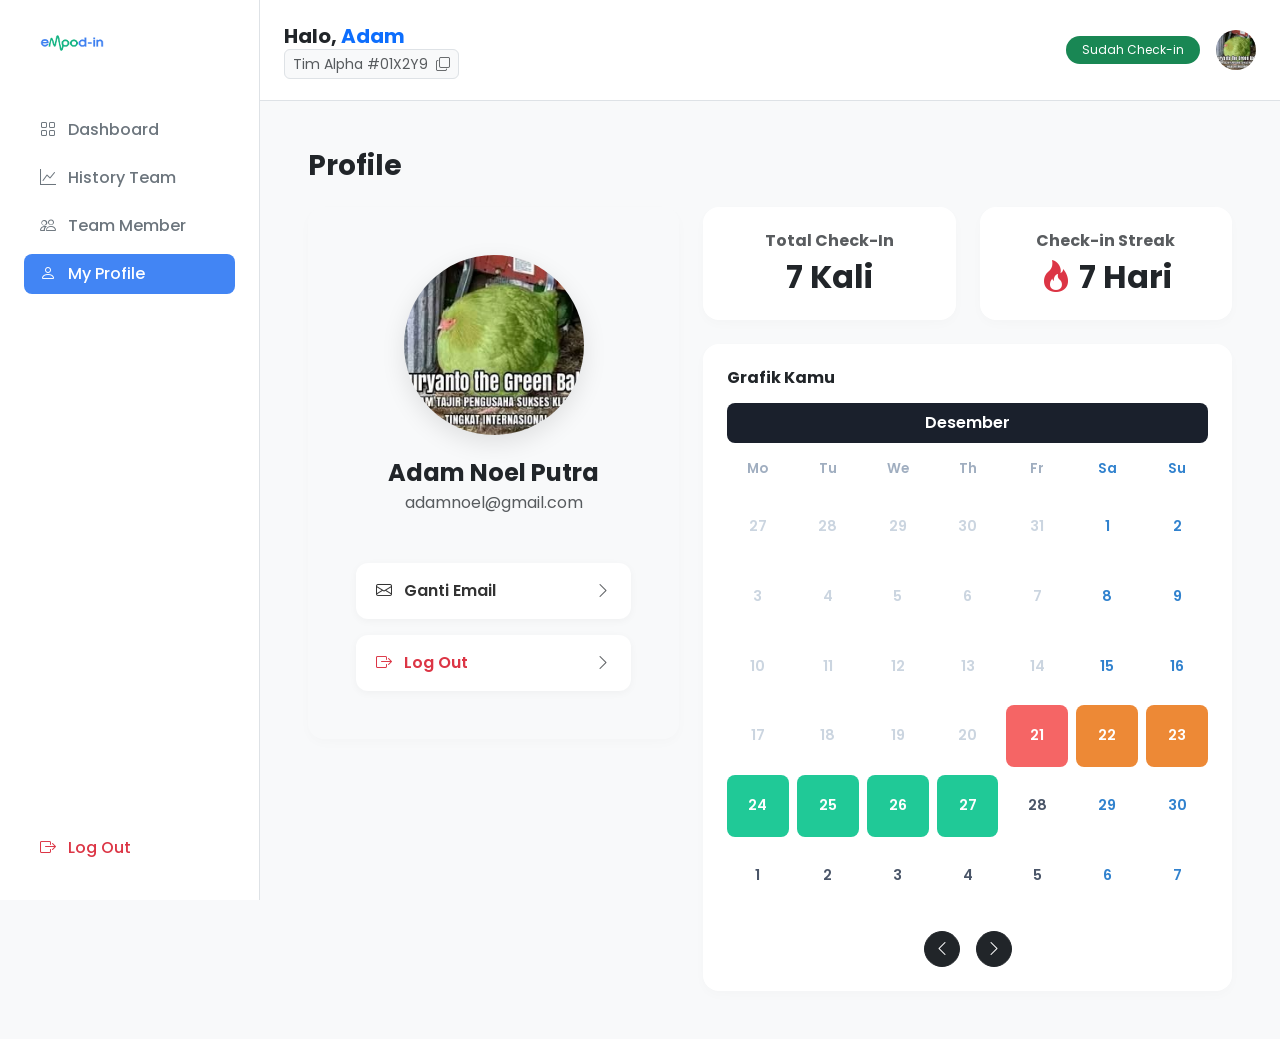
<file: profile.html>
<!doctype html>
<html lang="id">
  <head>
    <meta charset="UTF-8" />
    <meta name="viewport" content="width=device-width, initial-scale=1.0" />
    <title>Profil | eMood-in</title>
    <link
      rel="shortcut icon"
      href="assets/image/emood-in persegi.png"
      type="image/x-icon"
    />
    <link
      href="https://cdn.jsdelivr.net/npm/bootstrap@5.3.3/dist/css/bootstrap.min.css"
      rel="stylesheet"
    />
    <link
      rel="stylesheet"
      href="https://cdn.jsdelivr.net/npm/bootstrap-icons@1.11.3/font/bootstrap-icons.min.css"
    />
    <link rel="stylesheet" href="style/profile.css" />
  </head>
  <body class="d-flex">
    <aside class="sidebar bg-white border-end d-flex flex-column p-4">
      <div class="d-flex align-items-center mb-5 gap-2 px-3">
        <img src="assets/image/logo emood-in.png" alt="logo" width="64" />
      </div>
      <nav class="nav flex-column flex-grow-1">
        <a class="nav-link px-3 py-2" href="dashboard.html"
          ><i class="bi bi-grid me-2"></i> Dashboard</a
        >
        <a class="nav-link px-3 py-2" href="history.html"
          ><i class="bi bi-graph-up me-2"></i> History Team</a
        >
        <a class="nav-link px-3 py-2" href="team-member.html"
          ><i class="bi bi-people me-2"></i> Team Member</a
        >
        <a class="nav-link px-3 py-2 active" href="profile.html"
          ><i class="bi bi-person me-2"></i> My Profile</a
        >
      </nav>
      <div class="mt-auto">
        <a class="nav-link text-danger px-3 py-2 logout-link" href="index.html"
          ><i class="bi bi-box-arrow-right me-2"></i> Log Out</a
        >
      </div>
    </aside>

    <main class="flex-grow-1">
      <header
        class="bg-white border-bottom p-4 d-flex justify-content-between align-items-center sticky-top"
      >
        <div>
          <h5 class="mb-1 fw-bold">
            Halo, <span class="text-primary">Adam</span>
          </h5>
          <small class="text-muted bg-light px-2 py-1 rounded border"
            >Tim Alpha #01X2Y9
            <i class="bi bi-copy ms-1" style="cursor: pointer"></i
          ></small>
        </div>
        <div class="d-flex align-items-center gap-3">
          <span class="badge bg-success rounded-pill px-3 py-2 fw-normal"
            >Sudah Check-in</span
          >
          <a href="profile.html">
            <img src="assets/image/suryanto.jpg" alt="User" class="avatar-sm" />
          </a>
        </div>
      </header>

      <div class="p-4 p-md-5">
        <h3 class="fw-bold mb-4">Profile</h3>

        <div class="row g-4">
          <div class="col-12 col-xl-5">
            <div class="d-flex flex-column align-items-center p-5 card-custom">
              <img
                src="assets/image/suryanto.jpg"
                alt="Adam Noel Putra"
                class="avatar-huge mb-4"
              />
              <h4 class="fw-bold mb-1">Adam Noel Putra</h4>
              <p class="text-muted mb-5">adamnoel@gmail.com</p>

              <div class="w-100">
                <a href="#" class="action-btn mb-3">
                  <span><i class="bi bi-envelope me-2"></i> Ganti Email</span>
                  <i class="bi bi-chevron-right text-muted"></i>
                </a>
                <a
                  href="index.html"
                  class="action-btn action-btn-danger logout-link"
                >
                  <span
                    ><i class="bi bi-box-arrow-right me-2"></i> Log Out</span
                  >
                  <i class="bi bi-chevron-right text-muted"></i>
                </a>
              </div>
            </div>
          </div>

          <div class="col-12 col-xl-7 d-flex flex-column gap-4">
            <div class="row g-4">
              <div class="col-sm-6">
                <div class="card card-custom h-100 p-4 text-center">
                  <h6 class="text-muted fw-bold mb-2">Total Check-In</h6>
                  <h2 class="fw-bold mb-0">7 Kali</h2>
                </div>
              </div>
              <div class="col-sm-6">
                <div class="card card-custom h-100 p-4 text-center">
                  <h6 class="text-muted fw-bold mb-2">Check-in Streak</h6>
                  <h2 class="fw-bold mb-0">
                    <i class="bi bi-fire text-danger"></i> 7 Hari
                  </h2>
                </div>
              </div>
            </div>

            <div class="card card-custom p-4 flex-grow-1">
              <h6 class="fw-bold mb-3">Grafik Kamu</h6>
              <div class="calendar-header">Desember</div>

              <div class="calendar-grid" id="calendarGrid">
                <div class="calendar-day-name">Mo</div>
                <div class="calendar-day-name">Tu</div>
                <div class="calendar-day-name">We</div>
                <div class="calendar-day-name">Th</div>
                <div class="calendar-day-name">Fr</div>
                <div class="calendar-day-name weekend">Sa</div>
                <div class="calendar-day-name weekend">Su</div>

                <div class="calendar-date date-muted animate-date">27</div>
                <div class="calendar-date date-muted animate-date">28</div>
                <div class="calendar-date date-muted animate-date">29</div>
                <div class="calendar-date date-muted animate-date">30</div>
                <div class="calendar-date date-muted animate-date">31</div>
                <div class="calendar-date date-weekend animate-date">1</div>
                <div class="calendar-date date-weekend animate-date">2</div>

                <div class="calendar-date date-muted animate-date">3</div>
                <div class="calendar-date date-muted animate-date">4</div>
                <div class="calendar-date date-muted animate-date">5</div>
                <div class="calendar-date date-muted animate-date">6</div>
                <div class="calendar-date date-muted animate-date">7</div>
                <div class="calendar-date date-weekend animate-date">8</div>
                <div class="calendar-date date-weekend animate-date">9</div>

                <div class="calendar-date date-muted animate-date">10</div>
                <div class="calendar-date date-muted animate-date">11</div>
                <div class="calendar-date date-muted animate-date">12</div>
                <div class="calendar-date date-muted animate-date">13</div>
                <div class="calendar-date date-muted animate-date">14</div>
                <div class="calendar-date date-weekend animate-date">15</div>
                <div class="calendar-date date-weekend animate-date">16</div>

                <div class="calendar-date date-muted animate-date">17</div>
                <div class="calendar-date date-muted animate-date">18</div>
                <div class="calendar-date date-muted animate-date">19</div>
                <div class="calendar-date date-muted animate-date">20</div>
                <div class="calendar-date mood-stress animate-date">21</div>
                <div class="calendar-date mood-neutral animate-date">22</div>
                <div class="calendar-date mood-neutral animate-date">23</div>

                <div class="calendar-date mood-happy animate-date">24</div>
                <div class="calendar-date mood-happy animate-date">25</div>
                <div class="calendar-date mood-happy animate-date">26</div>
                <div class="calendar-date mood-happy animate-date">27</div>
                <div class="calendar-date animate-date">28</div>
                <div class="calendar-date date-weekend animate-date">29</div>
                <div class="calendar-date date-weekend animate-date">30</div>

                <div class="calendar-date animate-date">1</div>
                <div class="calendar-date animate-date">2</div>
                <div class="calendar-date animate-date">3</div>
                <div class="calendar-date animate-date">4</div>
                <div class="calendar-date animate-date">5</div>
                <div class="calendar-date date-weekend animate-date">6</div>
                <div class="calendar-date date-weekend animate-date">7</div>
              </div>

              <div class="d-flex justify-content-center gap-3 mt-4">
                <button
                  class="btn btn-dark rounded-circle p-2"
                  style="width: 36px; height: 36px; line-height: 1"
                >
                  <i class="bi bi-chevron-left"></i>
                </button>
                <button
                  class="btn btn-dark rounded-circle p-2"
                  style="width: 36px; height: 36px; line-height: 1"
                >
                  <i class="bi bi-chevron-right"></i>
                </button>
              </div>
            </div>
          </div>
        </div>
      </div>
    </main>

    <script>
      document.addEventListener("DOMContentLoaded", () => {
        // Mengambil semua elemen tanggal kalender
        const dateElements = document.querySelectorAll(".animate-date");

        // Memberikan efek animasi muncul berurutan (staggered effect)
        dateElements.forEach((element, index) => {
          // Jeda 20ms per elemen agar animasi beruntun cepat dan halus
          setTimeout(() => {
            element.classList.add("show");
          }, index * 20);
        });

        document.querySelectorAll(".logout-link").forEach((link) => {
          link.addEventListener("click", (event) => {
            if (!confirm("Anda yakin ingin logout?")) {
              event.preventDefault();
            }
          });
        });
      });
    </script>
  </body>
</html>
</file>
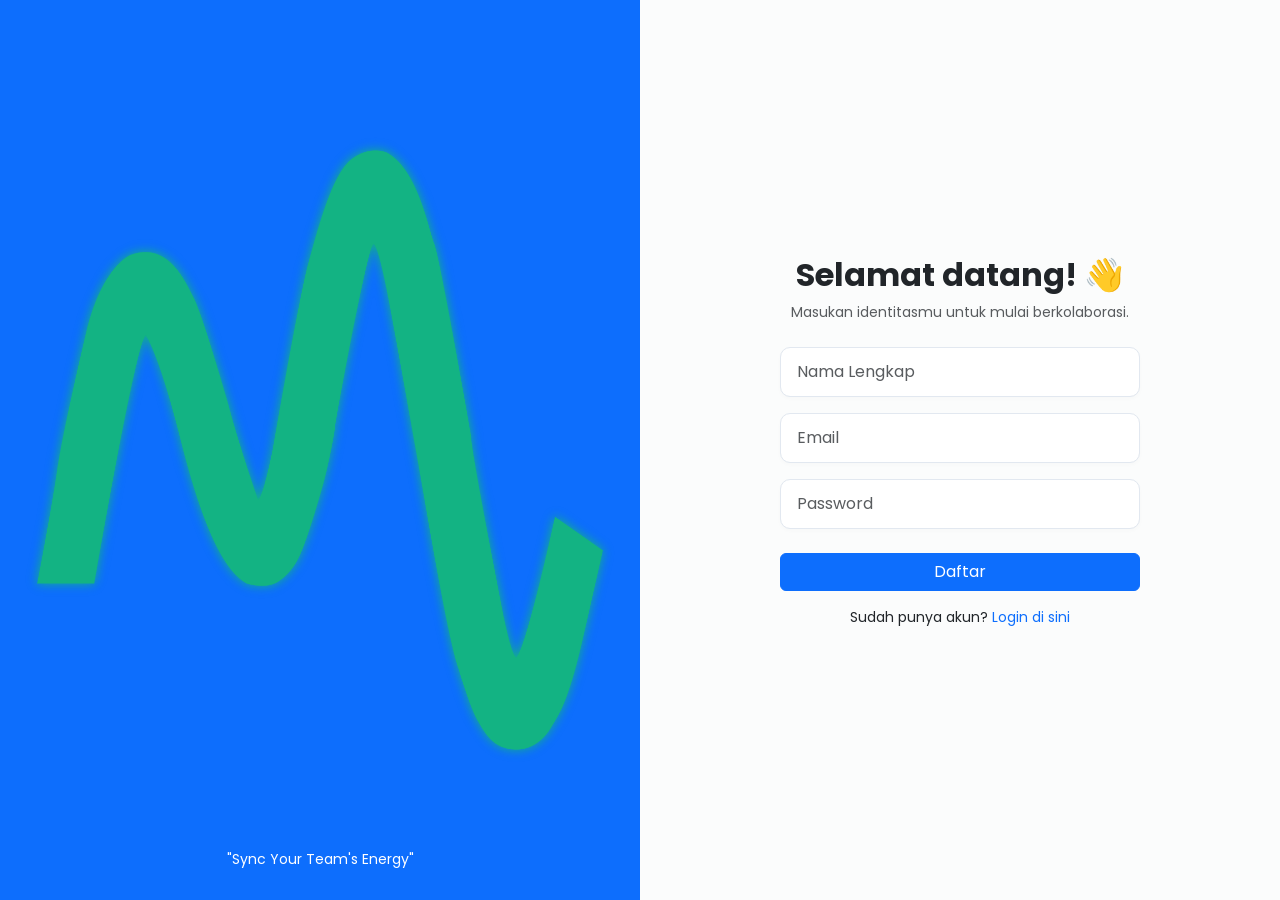
<file: register.html>
<!doctype html>
<html lang="id">
  <head>
    <meta charset="UTF-8" />
    <meta name="viewport" content="width=device-width, initial-scale=1.0" />
    <title>Pulse Project - Register</title>
    <link
      rel="shortcut icon"
      href="assets/image/emood-in persegi.png"
      type="image/x-icon"
    />
    <link
      href="https://cdn.jsdelivr.net/npm/bootstrap@5.3.0/dist/css/bootstrap.min.css"
      rel="stylesheet"
    />
    <link
      href="https://fonts.googleapis.com/css2?family=Poppins:wght@400;500;600;700&display=swap"
      rel="stylesheet"
    />
    <style>
      body {
        font-family: "Poppins", sans-serif;
      }
      .form-control-custom {
        background-color: #ffffff;
        border: 1px solid #e2e8f0;
        border-radius: 10px;
        padding: 12px 16px;
        box-shadow: 0 2px 4px rgba(0, 0, 0, 0.02);
      }
      .form-control-custom:focus {
        border-color: #4382ff;
        box-shadow: 0 0 0 0.2rem rgba(67, 130, 255, 0.25);
        outline: none;
      }
      .left-side {
        position: relative;
        overflow: hidden;
      }
      .footer-text {
        position: absolute;
        bottom: 30px;
        width: 100%;
        text-align: center;
        color: white;
        font-size: 14px;
      }
      .bubble-img {
        max-width: 60%;
        filter: drop-shadow(0px 20px 30px rgba(0, 0, 0, 0.3));
      }
    </style>
  </head>
  <body>
    <div class="container-fluid p-0">
      <div class="row g-0 vh-100">
        <div
          class="col-md-6 bg-primary d-none d-md-flex align-items-center justify-content-center left-side"
        >
          <img
            src="assets/image/emood-in blur.png"
            alt="Logo emood-in"
            class="w-100"
          />
          <div class="footer-text">"Sync Your Team's Energy"</div>
        </div>

        <div
          class="col-md-6 d-flex flex-column align-items-center justify-content-center bg-light bg-opacity-50"
        >
          <div class="w-100" style="max-width: 400px; padding: 20px">
            <div class="text-center mb-4">
              <h2 class="fw-bold">Selamat datang! 👋</h2>
              <p class="text-muted small">
                Masukan identitasmu untuk mulai berkolaborasi.
              </p>
            </div>

            <form
              onsubmit="
                event.preventDefault();
                window.open('team.html', '_self');
              "
            >
              <div class="mb-3">
                <input
                  type="text"
                  class="form-control form-control-custom"
                  placeholder="Nama Lengkap"
                  required
                />
              </div>
              <div class="mb-3">
                <input
                  type="email"
                  class="form-control form-control-custom"
                  placeholder="Email"
                  required
                />
              </div>
              <div class="mb-4">
                <input
                  type="password"
                  class="form-control form-control-custom"
                  placeholder="Password"
                  required
                />
              </div>
              <button type="submit" class="btn btn-primary w-100">
                Daftar
              </button>
            </form>

            <div class="text-center mt-3">
              <p class="small">
                Sudah punya akun?
                <a href="login.html" class="text-primary text-decoration-none"
                  >Login di sini</a
                >
              </p>
            </div>
          </div>
        </div>
      </div>
    </div>
  </body>
</html>
</file>
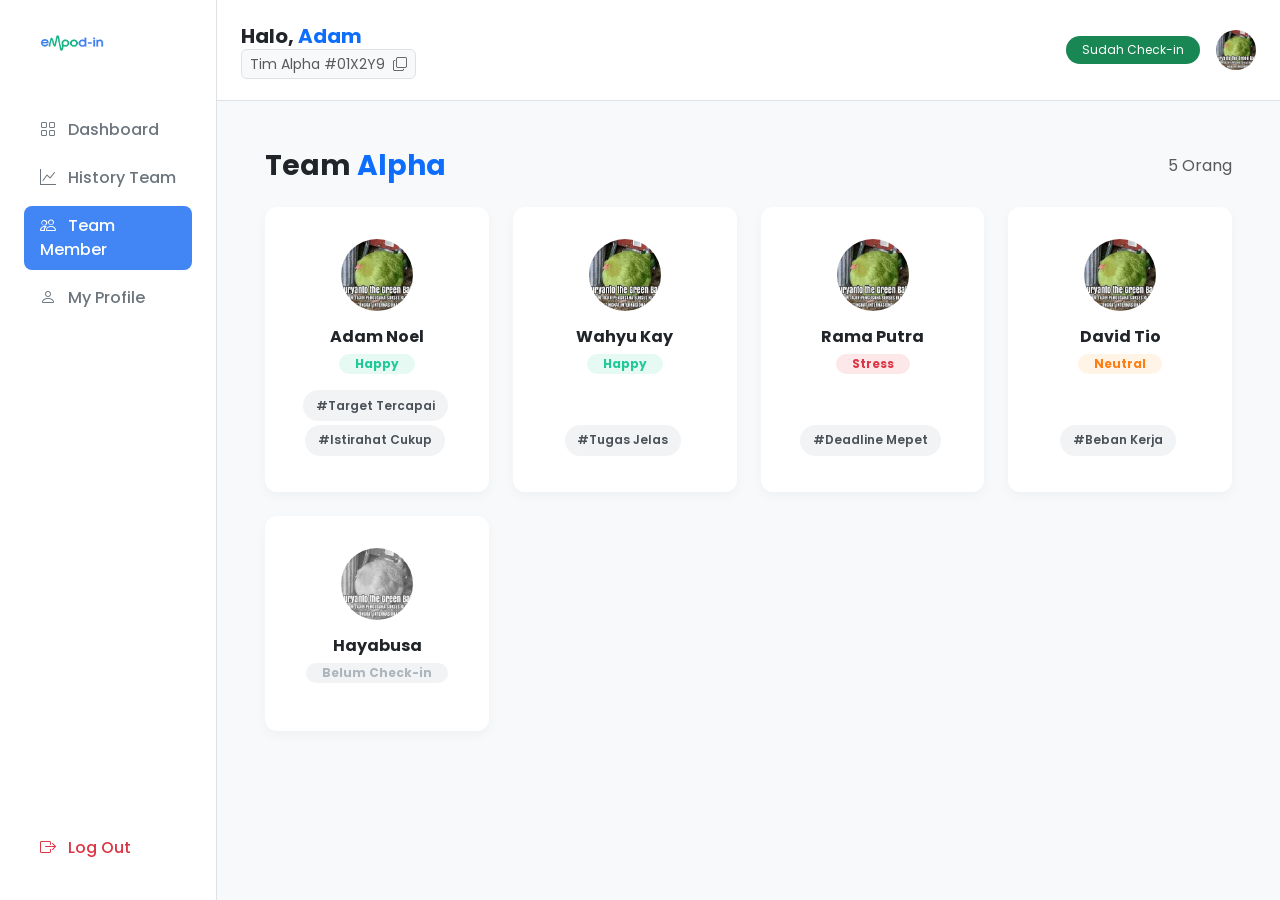
<file: team-member.html>
<!doctype html>
<html lang="id">
  <head>
    <meta charset="UTF-8" />
    <meta name="viewport" content="width=device-width, initial-scale=1.0" />
    <title>Team Member | eMood-in</title>
    <link
      rel="shortcut icon"
      href="assets/image/emood-in persegi.png"
      type="image/x-icon"
    />
    <link
      href="https://cdn.jsdelivr.net/npm/bootstrap@5.3.3/dist/css/bootstrap.min.css"
      rel="stylesheet"
    />
    <link
      rel="stylesheet"
      href="https://cdn.jsdelivr.net/npm/bootstrap-icons@1.11.3/font/bootstrap-icons.min.css"
    />
    <link rel="stylesheet" href="style/team-member.css" />
  </head>
  <body class="d-flex">
    <aside class="sidebar bg-white border-end d-flex flex-column p-4">
      <div class="d-flex align-items-center mb-5 gap-2 px-3">
        <img src="assets/image/logo emood-in.png" alt="logo" width="64" />
      </div>
      <nav class="nav flex-column flex-grow-1">
        <a class="nav-link px-3 py-2" href="dashboard.html"
          ><i class="bi bi-grid me-2"></i> Dashboard</a
        >
        <a class="nav-link px-3 py-2" href="history.html"
          ><i class="bi bi-graph-up me-2"></i> History Team</a
        >
        <a class="nav-link px-3 py-2 active" href="team-member.html"
          ><i class="bi bi-people me-2"></i> Team Member</a
        >
        <a class="nav-link px-3 py-2" href="profile.html"
          ><i class="bi bi-person me-2"></i> My Profile</a
        >
      </nav>
      <div class="mt-auto">
        <a class="nav-link text-danger px-3 py-2 logout-link" href="index.html"
          ><i class="bi bi-box-arrow-right me-2"></i> Log Out</a
        >
      </div>
    </aside>

    <main class="flex-grow-1">
      <header
        class="bg-white border-bottom p-4 d-flex justify-content-between align-items-center sticky-top"
      >
        <div>
          <h5 class="mb-1 fw-bold">
            Halo, <span class="text-primary">Adam</span>
          </h5>
          <small class="text-muted bg-light px-2 py-1 rounded border"
            >Tim Alpha #01X2Y9
            <i class="bi bi-copy ms-1" style="cursor: pointer"></i
          ></small>
        </div>
        <div class="d-flex align-items-center gap-3">
          <span class="badge bg-success rounded-pill px-3 py-2 fw-normal"
            >Sudah Check-in</span
          >
          <a href="profile.html">
            <img src="assets/image/suryanto.jpg" alt="User" class="avatar-sm" />
          </a>
        </div>
      </header>

      <div class="p-4 p-md-5">
        <div class="d-flex justify-content-between align-items-center mb-4">
          <h3 class="fw-bold mb-0">
            Team <span class="text-primary">Alpha</span>
          </h3>
          <span class="text-muted">5 Orang</span>
        </div>

        <div
          class="row row-cols-1 row-cols-sm-2 row-cols-md-3 row-cols-lg-4 g-4"
          id="teamContainer"
        >
          <div class="col animate-card">
            <div class="card card-custom h-100 p-3 text-center">
              <div class="card-body d-flex flex-column align-items-center">
                <img
                  src="assets/image/suryanto.jpg"
                  alt="Adam Noel"
                  class="avatar-lg mb-3"
                />
                <h6 class="fw-bold mb-2">Adam Noel</h6>
                <span class="badge mood-happy rounded-pill px-3 mb-3"
                  >Happy</span
                >
                <div class="mt-auto d-flex flex-wrap justify-content-center">
                  <span class="tag-pill me-1 mb-1 d-inline-block"
                    >#Target Tercapai</span
                  >
                  <span class="tag-pill me-1 mb-1 d-inline-block"
                    >#Istirahat Cukup</span
                  >
                </div>
              </div>
            </div>
          </div>

          <div class="col animate-card">
            <div class="card card-custom h-100 p-3 text-center">
              <div class="card-body d-flex flex-column align-items-center">
                <img
                  src="assets/image/suryanto.jpg"
                  alt="Wahyu Kay"
                  class="avatar-lg mb-3"
                />
                <h6 class="fw-bold mb-2">Wahyu Kay</h6>
                <span class="badge mood-happy rounded-pill px-3 mb-3"
                  >Happy</span
                >
                <div class="mt-auto d-flex flex-wrap justify-content-center">
                  <span class="tag-pill me-1 mb-1 d-inline-block"
                    >#Tugas Jelas</span
                  >
                </div>
              </div>
            </div>
          </div>

          <div class="col animate-card">
            <div class="card card-custom h-100 p-3 text-center">
              <div class="card-body d-flex flex-column align-items-center">
                <img
                  src="assets/image/suryanto.jpg"
                  alt="Rama Putra"
                  class="avatar-lg mb-3"
                />
                <h6 class="fw-bold mb-2">Rama Putra</h6>
                <span class="badge mood-stress rounded-pill px-3 mb-3"
                  >Stress</span
                >
                <div class="mt-auto d-flex flex-wrap justify-content-center">
                  <span class="tag-pill me-1 mb-1 d-inline-block"
                    >#Deadline Mepet</span
                  >
                </div>
              </div>
            </div>
          </div>

          <div class="col animate-card">
            <div class="card card-custom h-100 p-3 text-center">
              <div class="card-body d-flex flex-column align-items-center">
                <img
                  src="assets/image/suryanto.jpg"
                  alt="David Tio"
                  class="avatar-lg mb-3"
                />
                <h6 class="fw-bold mb-2">David Tio</h6>
                <span class="badge mood-neutral rounded-pill px-3 mb-3"
                  >Neutral</span
                >
                <div class="mt-auto d-flex flex-wrap justify-content-center">
                  <span class="tag-pill me-1 mb-1 d-inline-block"
                    >#Beban Kerja</span
                  >
                </div>
              </div>
            </div>
          </div>

          <div class="col animate-card">
            <div class="card card-custom h-100 p-3 text-center">
              <div class="card-body d-flex flex-column align-items-center">
                <img
                  src="assets/image/suryanto.jpg"
                  alt="Hayabusa"
                  class="avatar-lg mb-3 grayscale-img"
                />
                <h6 class="fw-bold mb-2">Hayabusa</h6>
                <span class="badge mood-none rounded-pill px-3 mb-3"
                  >Belum Check-in</span
                >
                <div
                  class="mt-auto d-flex flex-wrap justify-content-center"
                ></div>
              </div>
            </div>
          </div>
        </div>
      </div>
    </main>

    <script>
      document.addEventListener("DOMContentLoaded", () => {
        // Mengambil semua elemen kartu yang memiliki class 'animate-card'
        const cards = document.querySelectorAll(".animate-card");

        // Memberikan efek animasi berurutan (staggered) dengan jeda waktu
        cards.forEach((card, index) => {
          setTimeout(() => {
            card.classList.add("show");
          }, index * 100); // Jeda 100ms antar kartu
        });

        document.querySelectorAll(".logout-link").forEach((link) => {
          link.addEventListener("click", (event) => {
            if (!confirm("Anda yakin ingin logout?")) {
              event.preventDefault();
            }
          });
        });
      });
    </script>
  </body>
</html>
</file>
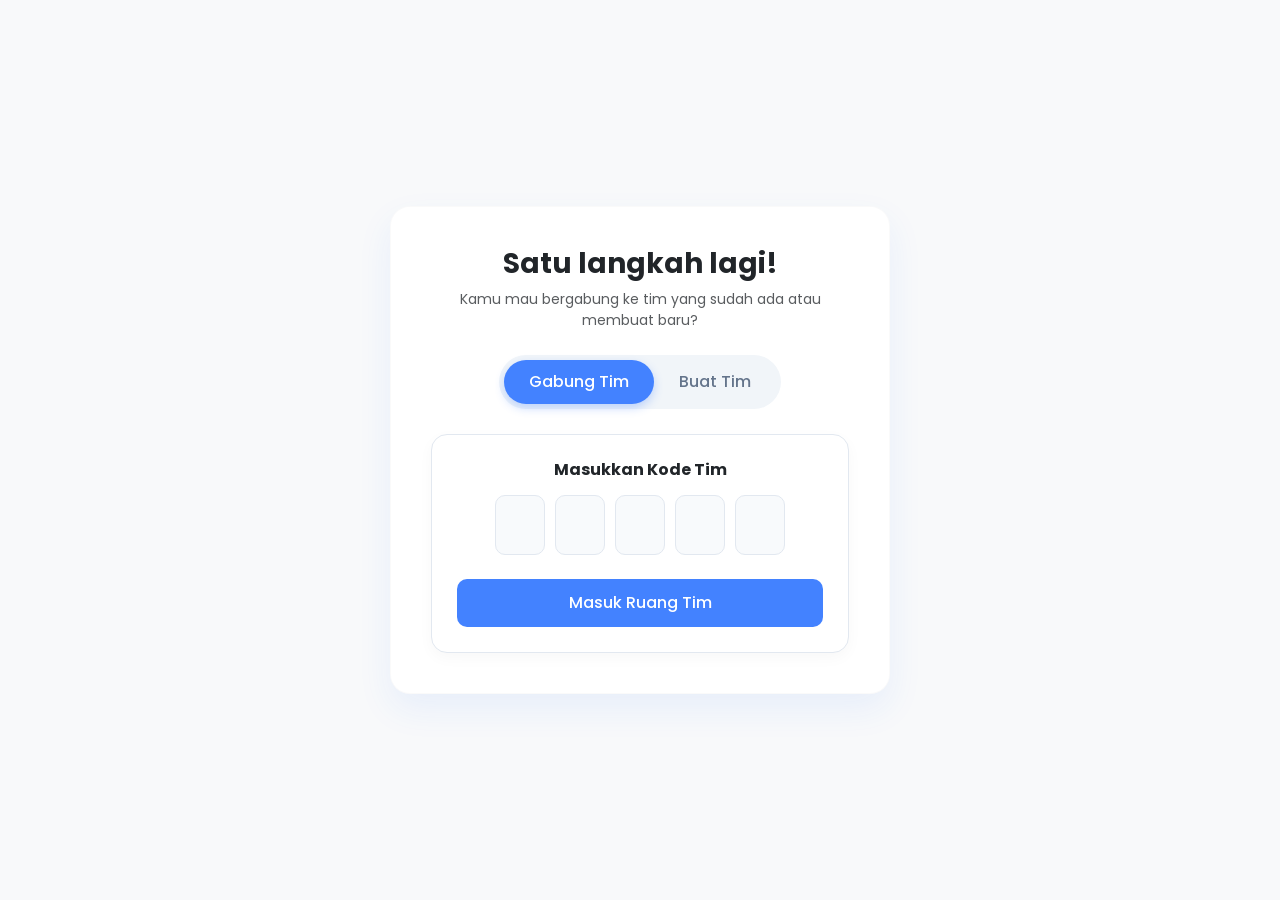
<file: team.html>
<!doctype html>
<html lang="id">
  <head>
    <meta charset="UTF-8" />
    <meta name="viewport" content="width=device-width, initial-scale=1.0" />
    <title>Pulse Project - Team Setup</title>
    <link
      rel="shortcut icon"
      href="assets/image/emood-in persegi.png"
      type="image/x-icon"
    />
    <link
      href="https://cdn.jsdelivr.net/npm/bootstrap@5.3.0/dist/css/bootstrap.min.css"
      rel="stylesheet"
    />
    <link
      href="https://fonts.googleapis.com/css2?family=Poppins:wght@400;500;600;700&display=swap"
      rel="stylesheet"
    />
    <style>
      body {
        font-family: "Poppins", sans-serif;
        background: #f8f9fa;
        min-height: 100vh;
        display: flex;
        align-items: center;
        justify-content: center;
      }
      .main-card {
        background: white;
        border-radius: 20px;
        padding: 40px;
        width: 100%;
        max-width: 500px;
        box-shadow: 0 15px 35px rgba(43, 112, 255, 0.08);
        border: 1px solid rgba(0, 0, 0, 0.02);
      }
      .toggle-container {
        background-color: #f1f5f9;
        border-radius: 30px;
        padding: 5px;
        display: inline-flex;
        margin-bottom: 25px;
      }
      .toggle-btn {
        border: none;
        background: transparent;
        padding: 10px 25px;
        border-radius: 25px;
        font-weight: 500;
        color: #64748b;
        transition: all 0.3s ease;
      }
      .toggle-btn.active {
        background-color: #4382ff;
        color: white;
        box-shadow: 0 4px 10px rgba(67, 130, 255, 0.3);
      }
      .inner-box {
        background-color: #ffffff;
        border: 1px solid #e2e8f0;
        border-radius: 16px;
        padding: 25px;
        box-shadow: 0 5px 15px rgba(0, 0, 0, 0.03);
      }
      .code-input {
        width: 50px;
        height: 60px;
        text-align: center;
        font-size: 24px;
        font-weight: 600;
        border: 1px solid #e2e8f0;
        border-radius: 10px;
        background-color: #f8fafc;
        margin: 0 5px;
      }
      .code-input:focus {
        border-color: #4382ff;
        outline: none;
        background-color: #fff;
      }
      .btn-brand {
        background-color: #4382ff;
        color: white;
        border-radius: 10px;
        padding: 12px;
        font-weight: 500;
        width: 100%;
        border: none;
      }
      .btn-brand:hover {
        background-color: #225ce6;
        color: white;
      }
      .form-control-custom {
        background-color: #f8fafc;
        border: 1px solid #e2e8f0;
        border-radius: 10px;
        padding: 12px 16px;
      }
      .form-control-custom:focus {
        border-color: #4382ff;
        outline: none;
        background-color: #fff;
      }

      /* Hide sections dynamically */
      .d-none-custom {
        display: none !important;
      }
    </style>
  </head>
  <body>
    <div class="main-card text-center">
      <h3 class="fw-bold mb-2">Satu langkah lagi!</h3>
      <p class="text-muted small mb-4">
        Kamu mau bergabung ke tim yang sudah ada atau membuat baru?
      </p>

      <div class="toggle-container">
        <button
          class="toggle-btn active"
          id="btnGabung"
          onclick="switchTab('gabung')"
        >
          Gabung Tim
        </button>
        <button class="toggle-btn" id="btnBuat" onclick="switchTab('buat')">
          Buat Tim
        </button>
      </div>

      <div id="sectionGabung" class="inner-box">
        <h6 class="fw-bold mb-3">Masukkan Kode Tim</h6>
        <div class="d-flex justify-content-center mb-4">
          <input
            type="text"
            class="code-input"
            maxlength="1"
            onkeyup="moveToNext(this, 'code2')"
            id="code1"
          />
          <input
            type="text"
            class="code-input"
            maxlength="1"
            onkeyup="moveToNext(this, 'code3')"
            id="code2"
          />
          <input
            type="text"
            class="code-input"
            maxlength="1"
            onkeyup="moveToNext(this, 'code4')"
            id="code3"
          />
          <input
            type="text"
            class="code-input"
            maxlength="1"
            onkeyup="moveToNext(this, 'code5')"
            id="code4"
          />
          <input type="text" class="code-input" maxlength="1" id="code5" />
        </div>
        <button
          class="btn btn-brand"
          onclick="window.open('first-pulse.html', '_self')"
        >
          Masuk Ruang Tim
        </button>
      </div>

      <div id="sectionBuat" class="inner-box d-none-custom">
        <h6 class="fw-bold mb-3">Buat Tim</h6>
        <div class="mb-3">
          <input
            type="text"
            class="form-control form-control-custom"
            placeholder="Nama Tim Kamu"
          />
        </div>
        <p class="text-muted" style="font-size: 11px">
          "Sistem akan membuat kode unik untuk tim kamu secara otomatis setelah
          ini."
        </p>
        <button
          class="btn btn-brand mt-2"
          onclick="window.open('first-pulse.html', '_self')"
        >
          Buat Tim & Masuk
        </button>
      </div>
    </div>

    <script>
      // Fungsi untuk Switch Tab
      function switchTab(tabName) {
        const btnGabung = document.getElementById("btnGabung");
        const btnBuat = document.getElementById("btnBuat");
        const secGabung = document.getElementById("sectionGabung");
        const secBuat = document.getElementById("sectionBuat");

        if (tabName === "gabung") {
          btnGabung.classList.add("active");
          btnBuat.classList.remove("active");
          secGabung.classList.remove("d-none-custom");
          secBuat.classList.add("d-none-custom");
        } else {
          btnBuat.classList.add("active");
          btnGabung.classList.remove("active");
          secBuat.classList.remove("d-none-custom");
          secGabung.classList.add("d-none-custom");
        }
      }

      // Fungsi Auto-move ke input kode berikutnya
      function moveToNext(currentElement, nextElementId) {
        if (currentElement.value.length >= 1) {
          document.getElementById(nextElementId).focus();
        }
      }
    </script>

    <script src="https://cdn.jsdelivr.net/npm/bootstrap@5.3.0/dist/js/bootstrap.bundle.min.js"></script>
  </body>
</html>
</file>
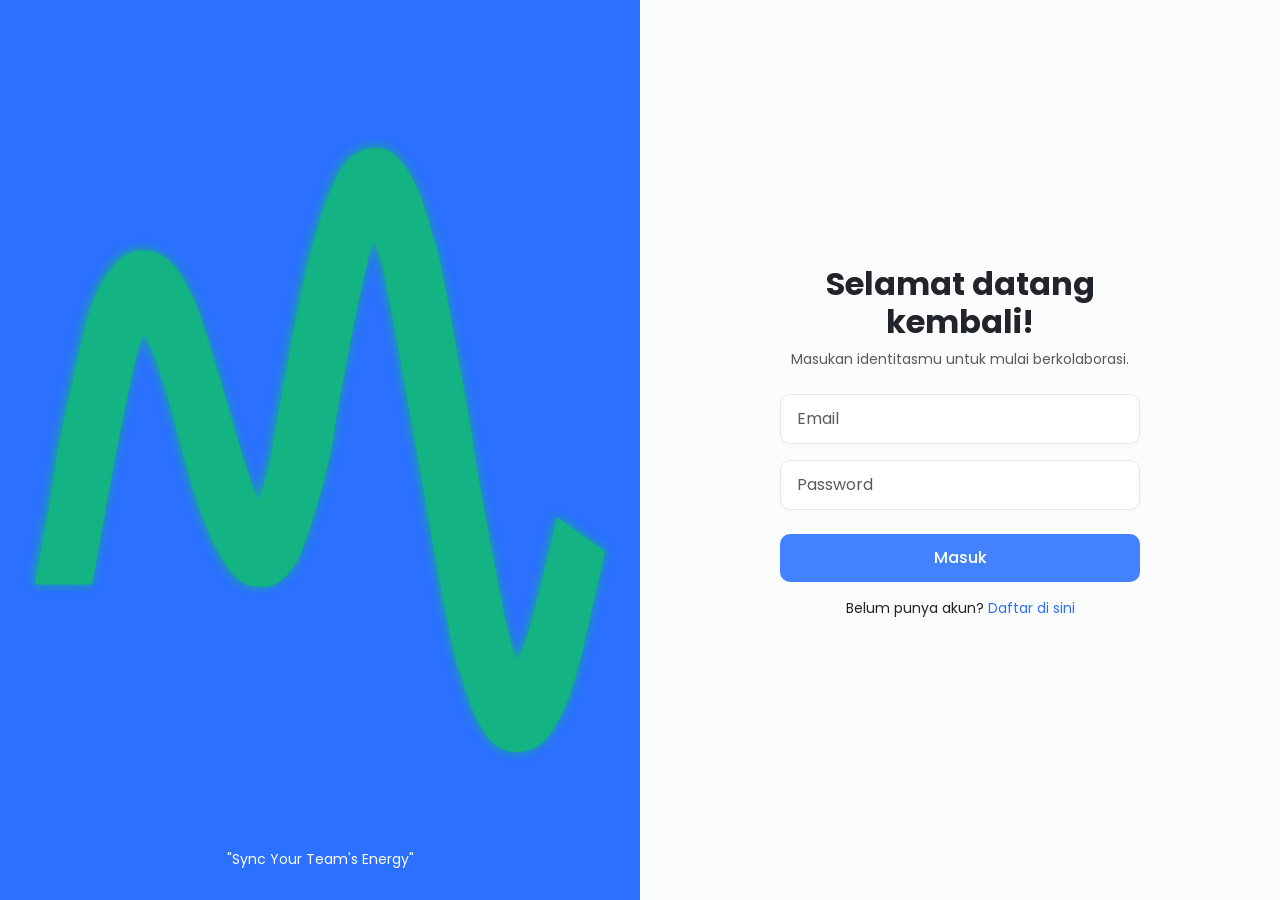
<file: CODING/login.html>
<!doctype html>
<html lang="id">
  <head>
    <meta charset="UTF-8" />
    <meta name="viewport" content="width=device-width, initial-scale=1.0" />
    <title>Pulse Project - Login</title>
    <link
      href="https://cdn.jsdelivr.net/npm/bootstrap@5.3.0/dist/css/bootstrap.min.css"
      rel="stylesheet"
    />
    <link
      href="https://fonts.googleapis.com/css2?family=Poppins:wght@400;500;600;700&display=swap"
      rel="stylesheet"
    />
    <style>
      body {
        font-family: "Poppins", sans-serif;
      }
      .bg-brand-blue {
        background-color: #2b70ff;
      }
      .text-brand-blue {
        color: #2b70ff;
      }
      .btn-brand {
        background-color: #4382ff;
        color: white;
        border-radius: 10px;
        padding: 12px;
        font-weight: 500;
        width: 100%;
        border: none;
      }
      .btn-brand:hover {
        background-color: #225ce6;
        color: white;
      }
      .form-control-custom {
        background-color: #ffffff;
        border: 1px solid #e2e8f0;
        border-radius: 10px;
        padding: 12px 16px;
        box-shadow: 0 2px 4px rgba(0, 0, 0, 0.02);
      }
      .form-control-custom:focus {
        border-color: #4382ff;
        box-shadow: 0 0 0 0.2rem rgba(67, 130, 255, 0.25);
        outline: none;
      }
      .left-side {
        position: relative;
        overflow: hidden;
      }
      .footer-text {
        position: absolute;
        bottom: 30px;
        width: 100%;
        text-align: center;
        color: white;
        font-size: 14px;
      }
    </style>
  </head>
  <body>
    <div class="container-fluid p-0">
      <div class="row g-0 vh-100">
        <div
          class="col-md-6 bg-brand-blue d-none d-md-flex align-items-center justify-content-center left-side"
        >
          <img
            src="../LOGO/eMood-in blur.svg "
            alt="eMood-in Logo"
            class="bubble-img"
          />
          <div class="footer-text">"Sync Your Team's Energy"</div>
        </div>

        <div
          class="col-md-6 d-flex flex-column align-items-center justify-content-center bg-light bg-opacity-50"
        >
          <div class="w-100" style="max-width: 400px; padding: 20px">
            <div class="text-center mb-4">
              <h2 class="fw-bold">Selamat datang kembali!</h2>
              <p class="text-muted small">
                Masukan identitasmu untuk mulai berkolaborasi.
              </p>
            </div>

            <form
              onsubmit="
                event.preventDefault();
                window.open('team.html', '_blank');
              "
            >
              <div class="mb-3">
                <input
                  type="email"
                  class="form-control form-control-custom"
                  placeholder="Email"
                  required
                />
              </div>
              <div class="mb-4">
                <input
                  type="password"
                  class="form-control form-control-custom"
                  placeholder="Password"
                  required
                />
              </div>
              <button type="submit" class="btn btn-brand">Masuk</button>
            </form>

            <div class="text-center mt-3">
              <p class="small">
                Belum punya akun?
                <a
                  href="register.html"
                  target="_blank"
                  class="text-brand-blue text-decoration-none"
                  >Daftar di sini</a
                >
              </p>
            </div>
          </div>
        </div>
      </div>
    </div>
  </body>
</html>
</file>
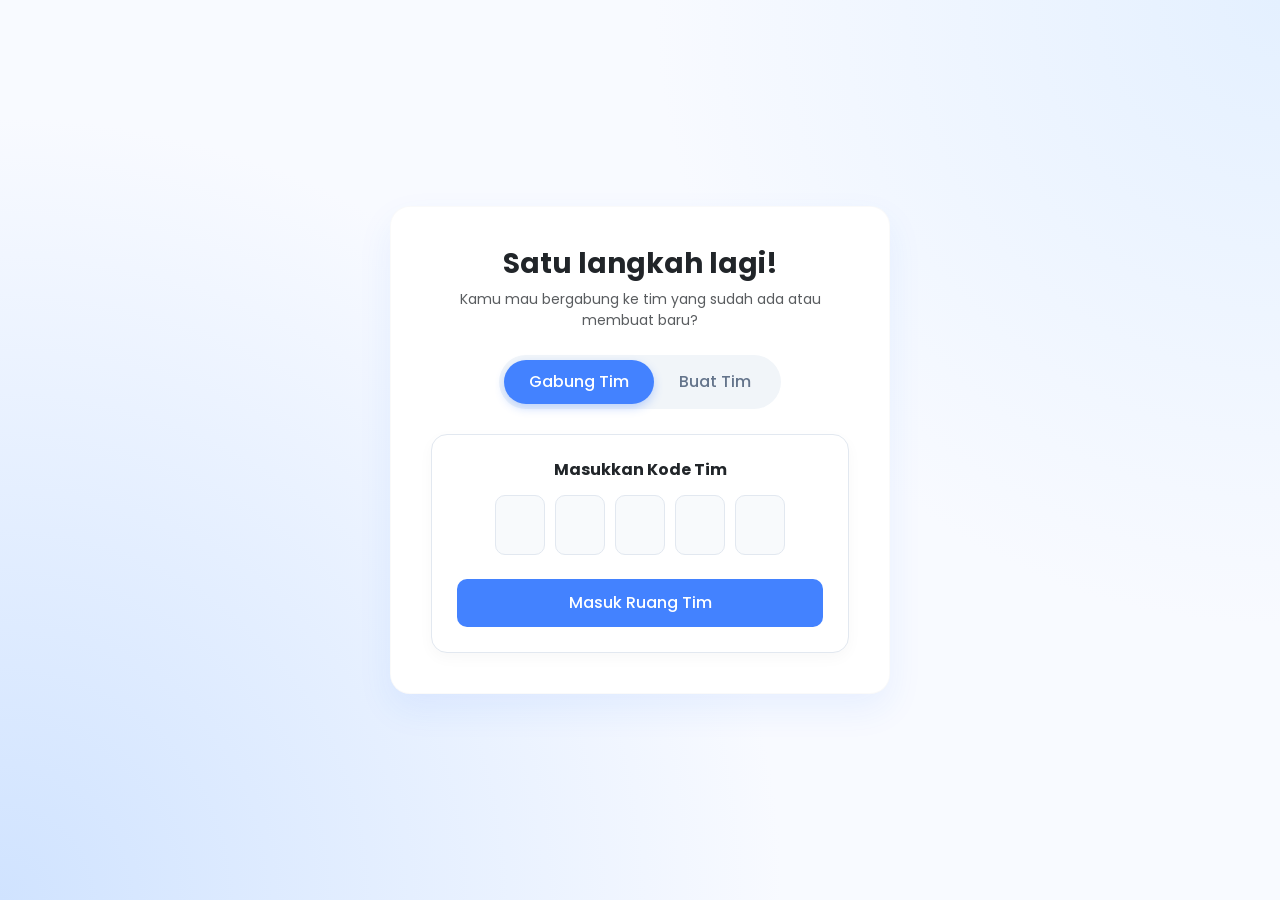
<file: CODING/team.html>
<!doctype html>
<html lang="id">
  <head>
    <meta charset="UTF-8" />
    <meta name="viewport" content="width=device-width, initial-scale=1.0" />
    <title>Pulse Project - Team Setup</title>
    <link
      href="https://cdn.jsdelivr.net/npm/bootstrap@5.3.0/dist/css/bootstrap.min.css"
      rel="stylesheet"
    />
    <link
      href="https://fonts.googleapis.com/css2?family=Poppins:wght@400;500;600;700&display=swap"
      rel="stylesheet"
    />
    <style>
      body {
        font-family: "Poppins", sans-serif;
        /* Gradient background like the design */
        background:
          radial-gradient(circle at top right, #e4f0ff, transparent 40%),
          radial-gradient(circle at bottom left, #d0e3ff, #f8faff 50%);
        min-height: 100vh;
        display: flex;
        align-items: center;
        justify-content: center;
      }
      .main-card {
        background: white;
        border-radius: 20px;
        padding: 40px;
        width: 100%;
        max-width: 500px;
        box-shadow: 0 15px 35px rgba(43, 112, 255, 0.08);
        border: 1px solid rgba(0, 0, 0, 0.02);
      }
      .toggle-container {
        background-color: #f1f5f9;
        border-radius: 30px;
        padding: 5px;
        display: inline-flex;
        margin-bottom: 25px;
      }
      .toggle-btn {
        border: none;
        background: transparent;
        padding: 10px 25px;
        border-radius: 25px;
        font-weight: 500;
        color: #64748b;
        transition: all 0.3s ease;
      }
      .toggle-btn.active {
        background-color: #4382ff;
        color: white;
        box-shadow: 0 4px 10px rgba(67, 130, 255, 0.3);
      }
      .inner-box {
        background-color: #ffffff;
        border: 1px solid #e2e8f0;
        border-radius: 16px;
        padding: 25px;
        box-shadow: 0 5px 15px rgba(0, 0, 0, 0.03);
      }
      .code-input {
        width: 50px;
        height: 60px;
        text-align: center;
        font-size: 24px;
        font-weight: 600;
        border: 1px solid #e2e8f0;
        border-radius: 10px;
        background-color: #f8fafc;
        margin: 0 5px;
      }
      .code-input:focus {
        border-color: #4382ff;
        outline: none;
        background-color: #fff;
      }
      .btn-brand {
        background-color: #4382ff;
        color: white;
        border-radius: 10px;
        padding: 12px;
        font-weight: 500;
        width: 100%;
        border: none;
      }
      .btn-brand:hover {
        background-color: #225ce6;
        color: white;
      }
      .form-control-custom {
        background-color: #f8fafc;
        border: 1px solid #e2e8f0;
        border-radius: 10px;
        padding: 12px 16px;
      }
      .form-control-custom:focus {
        border-color: #4382ff;
        outline: none;
        background-color: #fff;
      }

      /* Hide sections dynamically */
      .d-none-custom {
        display: none !important;
      }
    </style>
  </head>
  <body>
    <div class="main-card text-center">
      <h3 class="fw-bold mb-2">Satu langkah lagi!</h3>
      <p class="text-muted small mb-4">
        Kamu mau bergabung ke tim yang sudah ada atau membuat baru?
      </p>

      <div class="toggle-container">
        <button
          class="toggle-btn active"
          id="btnGabung"
          onclick="switchTab('gabung')"
        >
          Gabung Tim
        </button>
        <button class="toggle-btn" id="btnBuat" onclick="switchTab('buat')">
          Buat Tim
        </button>
      </div>

      <div id="sectionGabung" class="inner-box">
        <h6 class="fw-bold mb-3">Masukkan Kode Tim</h6>
        <div class="d-flex justify-content-center mb-4">
          <input
            type="text"
            class="code-input"
            maxlength="1"
            onkeyup="moveToNext(this, 'code2')"
            id="code1"
          />
          <input
            type="text"
            class="code-input"
            maxlength="1"
            onkeyup="moveToNext(this, 'code3')"
            id="code2"
          />
          <input
            type="text"
            class="code-input"
            maxlength="1"
            onkeyup="moveToNext(this, 'code4')"
            id="code3"
          />
          <input
            type="text"
            class="code-input"
            maxlength="1"
            onkeyup="moveToNext(this, 'code5')"
            id="code4"
          />
          <input type="text" class="code-input" maxlength="1" id="code5" />
        </div>
        <button
          class="btn btn-brand"
          onclick="window.open('https://google.com', '_blank')"
        >
          Masuk Ruang Tim
        </button>
      </div>

      <div id="sectionBuat" class="inner-box d-none-custom">
        <h6 class="fw-bold mb-3">Buat Tim</h6>
        <div class="mb-3">
          <input
            type="text"
            class="form-control form-control-custom"
            placeholder="Nama Tim Kamu"
          />
        </div>
        <p class="text-muted" style="font-size: 11px">
          "Sistem akan membuat kode unik untuk tim kamu secara otomatis setelah
          ini."
        </p>
        <button
          class="btn btn-brand mt-2"
          onclick="window.open('https://google.com', '_blank')"
        >
          Buat Tim & Masuk
        </button>
      </div>
    </div>

    <script>
      // Fungsi untuk Switch Tab
      function switchTab(tabName) {
        const btnGabung = document.getElementById("btnGabung");
        const btnBuat = document.getElementById("btnBuat");
        const secGabung = document.getElementById("sectionGabung");
        const secBuat = document.getElementById("sectionBuat");

        if (tabName === "gabung") {
          btnGabung.classList.add("active");
          btnBuat.classList.remove("active");
          secGabung.classList.remove("d-none-custom");
          secBuat.classList.add("d-none-custom");
        } else {
          btnBuat.classList.add("active");
          btnGabung.classList.remove("active");
          secBuat.classList.remove("d-none-custom");
          secGabung.classList.add("d-none-custom");
        }
      }

      // Fungsi Auto-move ke input kode berikutnya
      function moveToNext(currentElement, nextElementId) {
        if (currentElement.value.length >= 1) {
          document.getElementById(nextElementId).focus();
        }
      }
    </script>

    <script src="https://cdn.jsdelivr.net/npm/bootstrap@5.3.0/dist/js/bootstrap.bundle.min.js"></script>
  </body>
</html>
</file>
<file: style/style.css>
@import url("https://fonts.googleapis.com/css2?family=Poppins:wght@100;200;300;400;500;600;700;800;900&display=swap");

html {
  scroll-behavior: smooth;
}

body {
  font-family: "Poppins", sans-serif;
}

.bg-custom-primary {
  background-color: #f8f9fa;
}

.card {
  border-radius: 20px;
  transition: all 0.3s ease;
  cursor: pointer;
}

.card img {
  transition: transform 0.3s ease;
}

.card:hover {
  transform: translateY(-10px);
  box-shadow: 0 20px 40px rgba(0, 0, 0, 0.15) !important;
  background: #f8fbff;
}

.card:hover img {
  transform: scale(1.1) rotate(-5deg);
}
</file>
<file: style/dashboard.css>
@import url("https://fonts.googleapis.com/css2?family=Poppins:wght@100;200;300;400;500;600;700;800;900&display=swap");

body {
  background-color: #f8f9fa;
  font-family: "Poppins", sans-serif;
}
.sidebar {
  width: 260px;
  height: 100vh;
  position: sticky;
  top: 0;
}
.nav-link {
  color: #6c757d;
  font-weight: 500;
  margin-bottom: 0.5rem;
  border-radius: 8px;
}
.nav-link:hover,
.nav-link.active {
  background-color: #4285f4;
  color: white !important;
}
.avatar-sm {
  width: 40px;
  height: 40px;
  object-fit: cover;
  border-radius: 50%;
}

/* Card Customization */
.card-custom {
  border: none;
  border-radius: 16px;
  box-shadow: 0 4px 12px rgba(0, 0, 0, 0.03);
  background-color: #ffffff;
}
.stat-card {
  display: flex;
  flex-direction: column;
  align-items: center;
  justify-content: center;
  padding: 24px;
}

/* Simple Chart Bar Mockup */
.chart-container {
  height: 180px;
  display: flex;
  align-items: flex-end;
  justify-content: space-between;
  padding-bottom: 10px;
  border-bottom: 1px dashed #e2e8f0;
  margin-top: 20px;
}
.chart-bar {
  width: 35px;
  background-color: #1e293b;
  border-radius: 20px 20px 0 0;
}
.chart-labels {
  display: flex;
  justify-content: space-between;
  margin-top: 10px;
  font-size: 12px;
  color: #64748b;
  padding: 0 10px;
}

/* Recommendation Bubbles - Base Style */
.bubble {
  border-radius: 50%;
  display: flex;
  align-items: center;
  justify-content: center;
  color: white;
  font-weight: bold;
  box-shadow: 0 4px 6px rgba(0, 0, 0, 0.1);
}

/* PENAMBAHAN: Variasi Ukuran Bubble */
.bubble-lg {
  width: 75px;
  height: 75px;
  font-size: 16px;
}
.bubble-md {
  width: 60px;
  height: 60px;
  font-size: 14px;
}
.bubble-sm {
  width: 48px;
  height: 48px;
  font-size: 12px;
}

/* Online indicator */
.status-dot {
  width: 10px;
  height: 10px;
  background-color: #10b981;
  border: 2px solid white;
  border-radius: 50%;
  position: absolute;
  top: 2px;
  right: 2px;
}
</file>
<file: style/history.css>
@import url("https://fonts.googleapis.com/css2?family=Poppins:wght@100;200;300;400;500;600;700;800;900&display=swap");

body {
  background-color: #f8f9fa;
  font-family: "Poppins", sans-serif;
}

.sidebar {
  width: 260px;
  height: 100vh;
  position: sticky;
  top: 0;
}
.nav-link {
  color: #6c757d;
  font-weight: 500;
  margin-bottom: 0.5rem;
  border-radius: 8px;
}
.nav-link:hover,
.nav-link.active {
  background-color: #4285f4;
  color: white !important;
}
.avatar-sm {
  width: 40px;
  height: 40px;
  object-fit: cover;
  border-radius: 50%;
}

/* Card Customization */
.card-custom {
  border: none;
  border-radius: 16px;
  box-shadow: 0 4px 12px rgba(0, 0, 0, 0.03);
  background-color: #ffffff;
}

/* Online indicator */
.status-dot {
  width: 10px;
  height: 10px;
  background-color: #10b981;
  border: 2px solid white;
  border-radius: 50%;
  position: absolute;
  top: 2px;
  right: 2px;
}

/* Calendar Styling */
.calendar-header-bar {
  background-color: #1e293b;
  color: #ffffff;
  font-weight: 600;
  font-size: 14px;
  border-radius: 8px 8px 0 0;
  padding: 6px 0;
  margin: 10px 20px 0 20px;
  text-align: center;
}
.calendar-grid {
  display: grid;
  grid-template-columns: repeat(7, 1fr);
  text-align: center;
  gap: 12px 0;
  padding: 20px;
  font-size: 14px;
}
.calendar-day-name {
  font-weight: 600;
  color: #94a3b8;
  margin-bottom: 8px;
}
.day-item {
  color: #475569; /* Teks default bulan aktif */
  display: flex;
  align-items: center;
  justify-content: center;
  height: 30px;
  cursor: pointer;
}
.day-other-month {
  color: #cbd5e1; /* Warna pudar untuk bulan sebelum/sesudah */
}
.day-weekend {
  color: #0ea5e9;
  font-weight: 600;
}
.day-active {
  background-color: #1e293b;
  color: #ffffff !important;
  border-radius: 6px;
  width: 30px;
  height: 30px;
  margin: 0 auto;
  font-weight: bold;
}
.calendar-nav i {
  background-color: #1e293b;
  color: white;
  border-radius: 50%;
  width: 28px;
  height: 28px;
  display: flex;
  align-items: center;
  justify-content: center;
  font-size: 14px;
  cursor: pointer;
}
.calendar-nav i:hover {
  background-color: #334155;
}
</file>
<file: style/profile.css>
@import url("https://fonts.googleapis.com/css2?family=Poppins:wght@100;200;300;400;500;600;700;800;900&display=swap");

body {
  background-color: #f8f9fa;
  font-family: "Poppins", sans-serif;
}

/* Sidebar Styles (Reusable) */
.sidebar {
  width: 260px;
  height: 100vh;
  position: sticky;
  top: 0;
}
.nav-link {
  color: #6c757d;
  font-weight: 500;
  margin-bottom: 0.5rem;
  border-radius: 8px;
}
.nav-link:hover,
.nav-link.active {
  background-color: #4285f4;
  color: white !important;
}

/* Profile & Cards Customization */
.avatar-huge {
  width: 180px;
  height: 180px;
  object-fit: cover;
  border-radius: 50%;
  box-shadow: 0 8px 24px rgba(0, 0, 0, 0.1);
}
.avatar-sm {
  width: 40px;
  height: 40px;
  object-fit: cover;
  border-radius: 50%;
}
.card-custom {
  border: none;
  border-radius: 16px;
  box-shadow: 0 4px 12px rgba(0, 0, 0, 0.02);
}
.action-btn {
  background: white;
  border-radius: 12px;
  padding: 16px 20px;
  text-decoration: none;
  color: #333;
  font-weight: 600;
  box-shadow: 0 2px 8px rgba(0, 0, 0, 0.04);
  display: flex;
  justify-content: space-between;
  align-items: center;
  transition: 0.2s;
}
.action-btn:hover {
  transform: translateY(-2px);
  box-shadow: 0 4px 12px rgba(0, 0, 0, 0.08);
}
.action-btn-danger {
  color: #dc3545;
}

/* Modern Calendar Styles using CSS Grid */
.calendar-header {
  background-color: #1a202c;
  color: white;
  border-radius: 8px;
  padding: 8px;
  text-align: center;
  font-weight: 600;
}
.calendar-grid {
  display: grid;
  grid-template-columns: repeat(7, 1fr);
  gap: 8px;
  margin-top: 16px;
  text-align: center;
}
.calendar-day-name {
  font-size: 0.85rem;
  font-weight: 600;
  color: #a0aec0;
  padding-bottom: 8px;
}
.calendar-day-name.weekend {
  color: #3182ce;
}
.calendar-date {
  aspect-ratio: 1;
  display: flex;
  align-items: center;
  justify-content: center;
  border-radius: 8px;
  font-weight: 600;
  font-size: 0.9rem;
  color: #4a5568;
}
.date-muted {
  color: #cbd5e0;
}
.date-weekend {
  color: #3182ce;
}

/* Mood Date Indicators */
.mood-happy {
  background-color: #20c997;
  color: white;
}
.mood-stress {
  background-color: #f56565;
  color: white;
}
.mood-neutral {
  background-color: #ed8936;
  color: white;
}

/* --- ANIMATION CLASSES --- */
.animate-date {
  opacity: 0;
  transform: scale(0.5);
  transition:
    opacity 0.3s ease-out,
    transform 0.3s cubic-bezier(0.175, 0.885, 0.32, 1.275);
}
.animate-date.show {
  opacity: 1;
  transform: scale(1);
}
</file>
<file: style/team-member.css>
@import url("https://fonts.googleapis.com/css2?family=Poppins:wght@100;200;300;400;500;600;700;800;900&display=swap");

body {
  background-color: #f8f9fa;
  font-family: "Poppins", sans-serif;
}
.sidebar {
  width: 260px;
  height: 100vh;
  position: sticky;
  top: 0;
}
.nav-link {
  color: #6c757d;
  font-weight: 500;
  margin-bottom: 0.5rem;
  border-radius: 8px;
}
.nav-link:hover,
.nav-link.active {
  background-color: #4285f4;
  color: white !important;
}

/* Base Card Styling */
.card-custom {
  border: none;
  border-radius: 12px;
  box-shadow: 0 4px 12px rgba(0, 0, 0, 0.04);
  transition:
    transform 0.2s,
    box-shadow 0.2s;
}
.card-custom:hover {
  transform: translateY(-5px);
  box-shadow: 0 8px 16px rgba(0, 0, 0, 0.08);
}
.avatar-lg {
  width: 72px;
  height: 72px;
  object-fit: cover;
  border-radius: 50%;
}
.avatar-sm {
  width: 40px;
  height: 40px;
  object-fit: cover;
  border-radius: 50%;
}
.tag-pill {
  font-size: 0.75rem;
  font-weight: 600;
  padding: 0.4rem 0.8rem;
  background-color: #f1f3f5;
  color: #495057;
  border-radius: 20px;
}

/* Mood Colors */
.mood-happy {
  color: #20c997;
  background-color: #e6f9f3;
}
.mood-stress {
  color: #dc3545;
  background-color: #fce8e9;
}
.mood-neutral {
  color: #fd7e14;
  background-color: #fff4e6;
}
.mood-none {
  color: #adb5bd;
  background-color: #f1f3f5;
}
.grayscale-img {
  filter: grayscale(100%);
  opacity: 0.7;
}

/* --- ANIMATION CLASSES --- */
.animate-card {
  opacity: 0;
  transform: translateY(30px);
  transition:
    opacity 0.6s ease-out,
    transform 0.6s cubic-bezier(0.175, 0.885, 0.32, 1.275);
}
/* Class ini ditambahkan oleh JS */
.animate-card.show {
  opacity: 1;
  transform: translateY(0);
}
</file>
